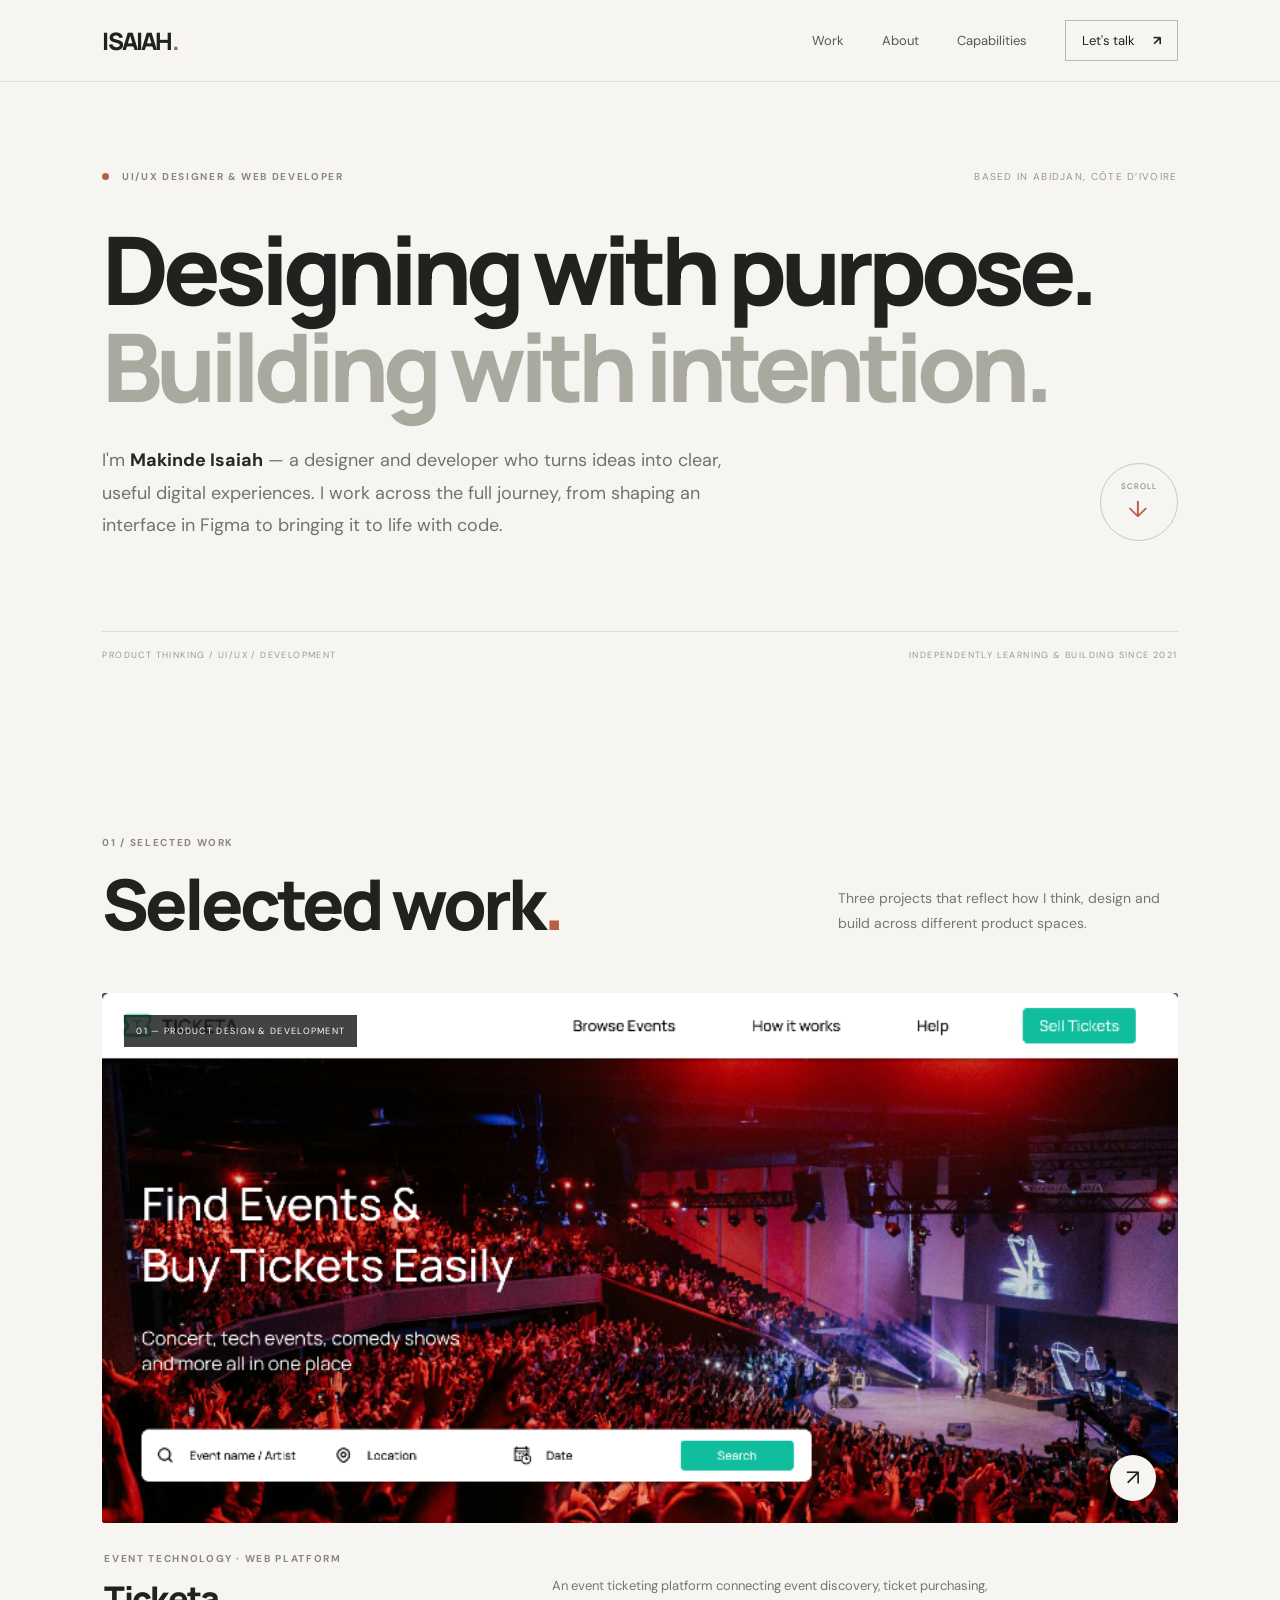
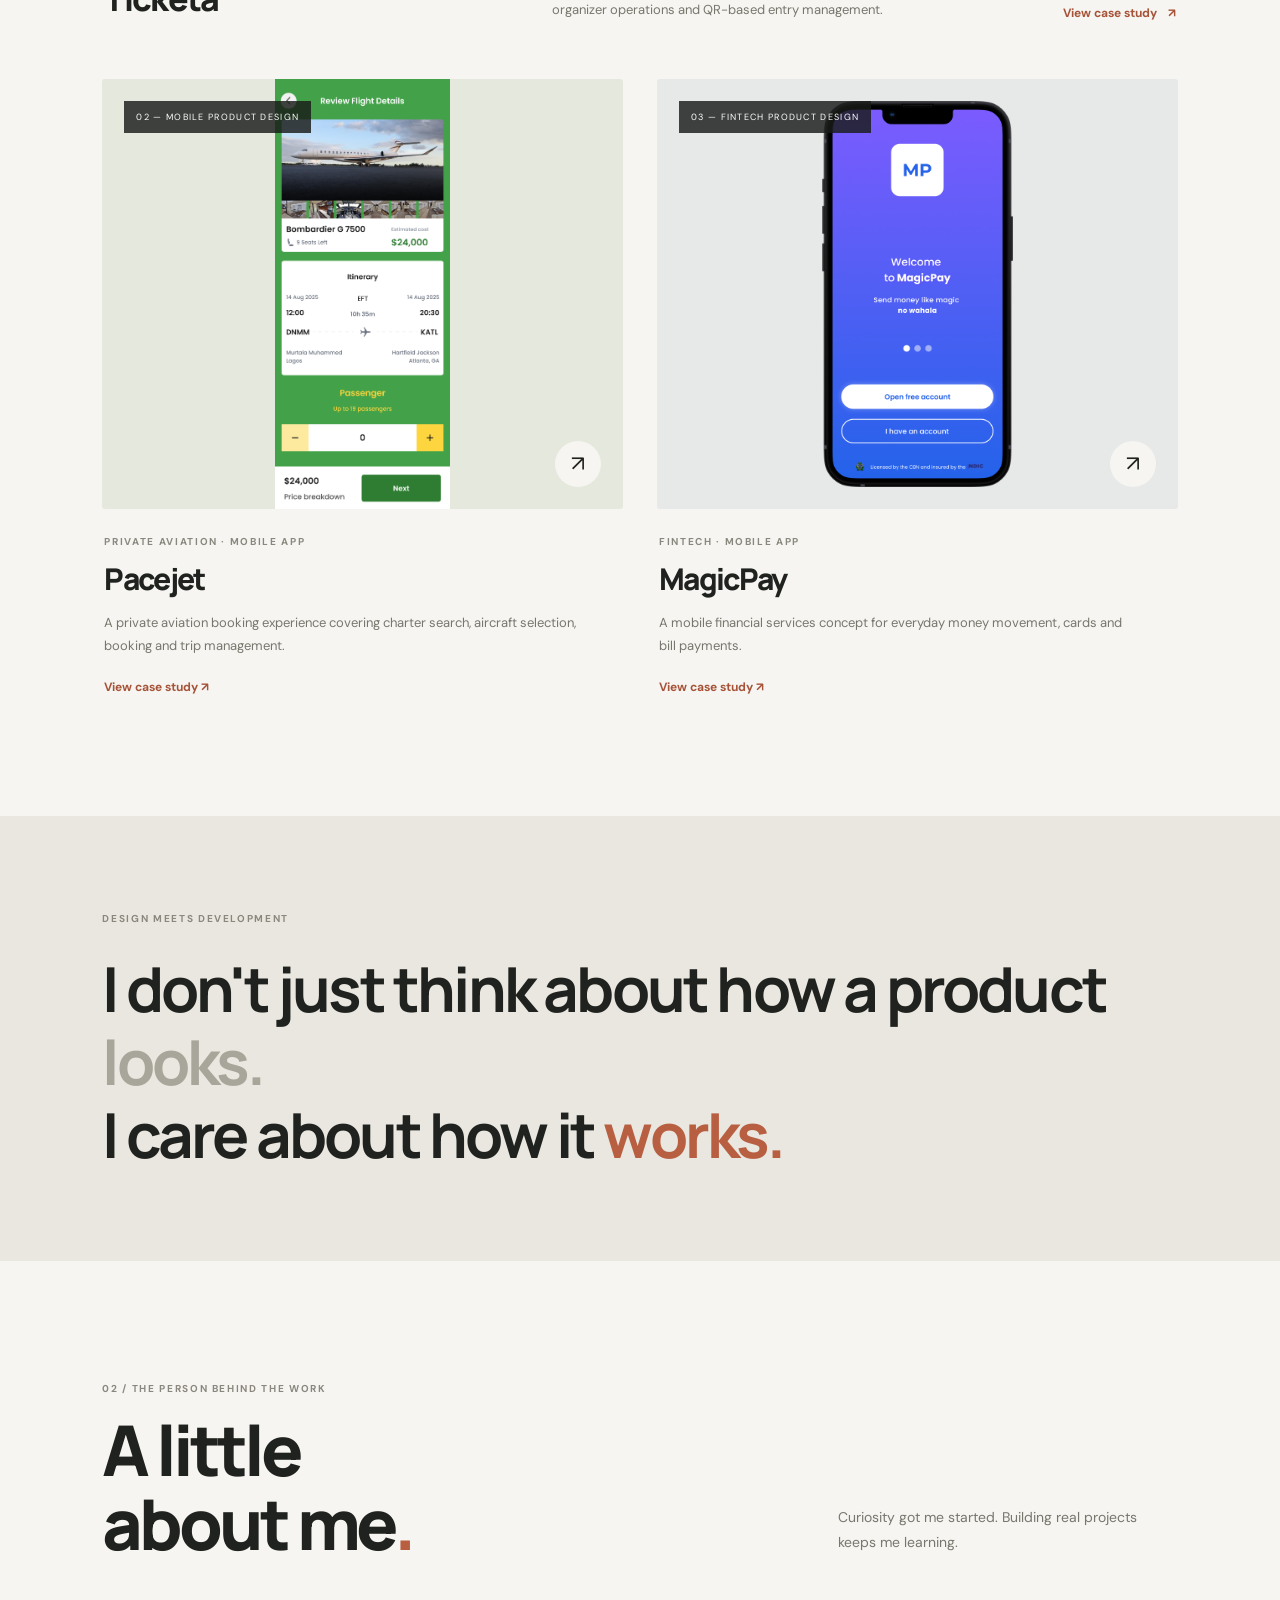
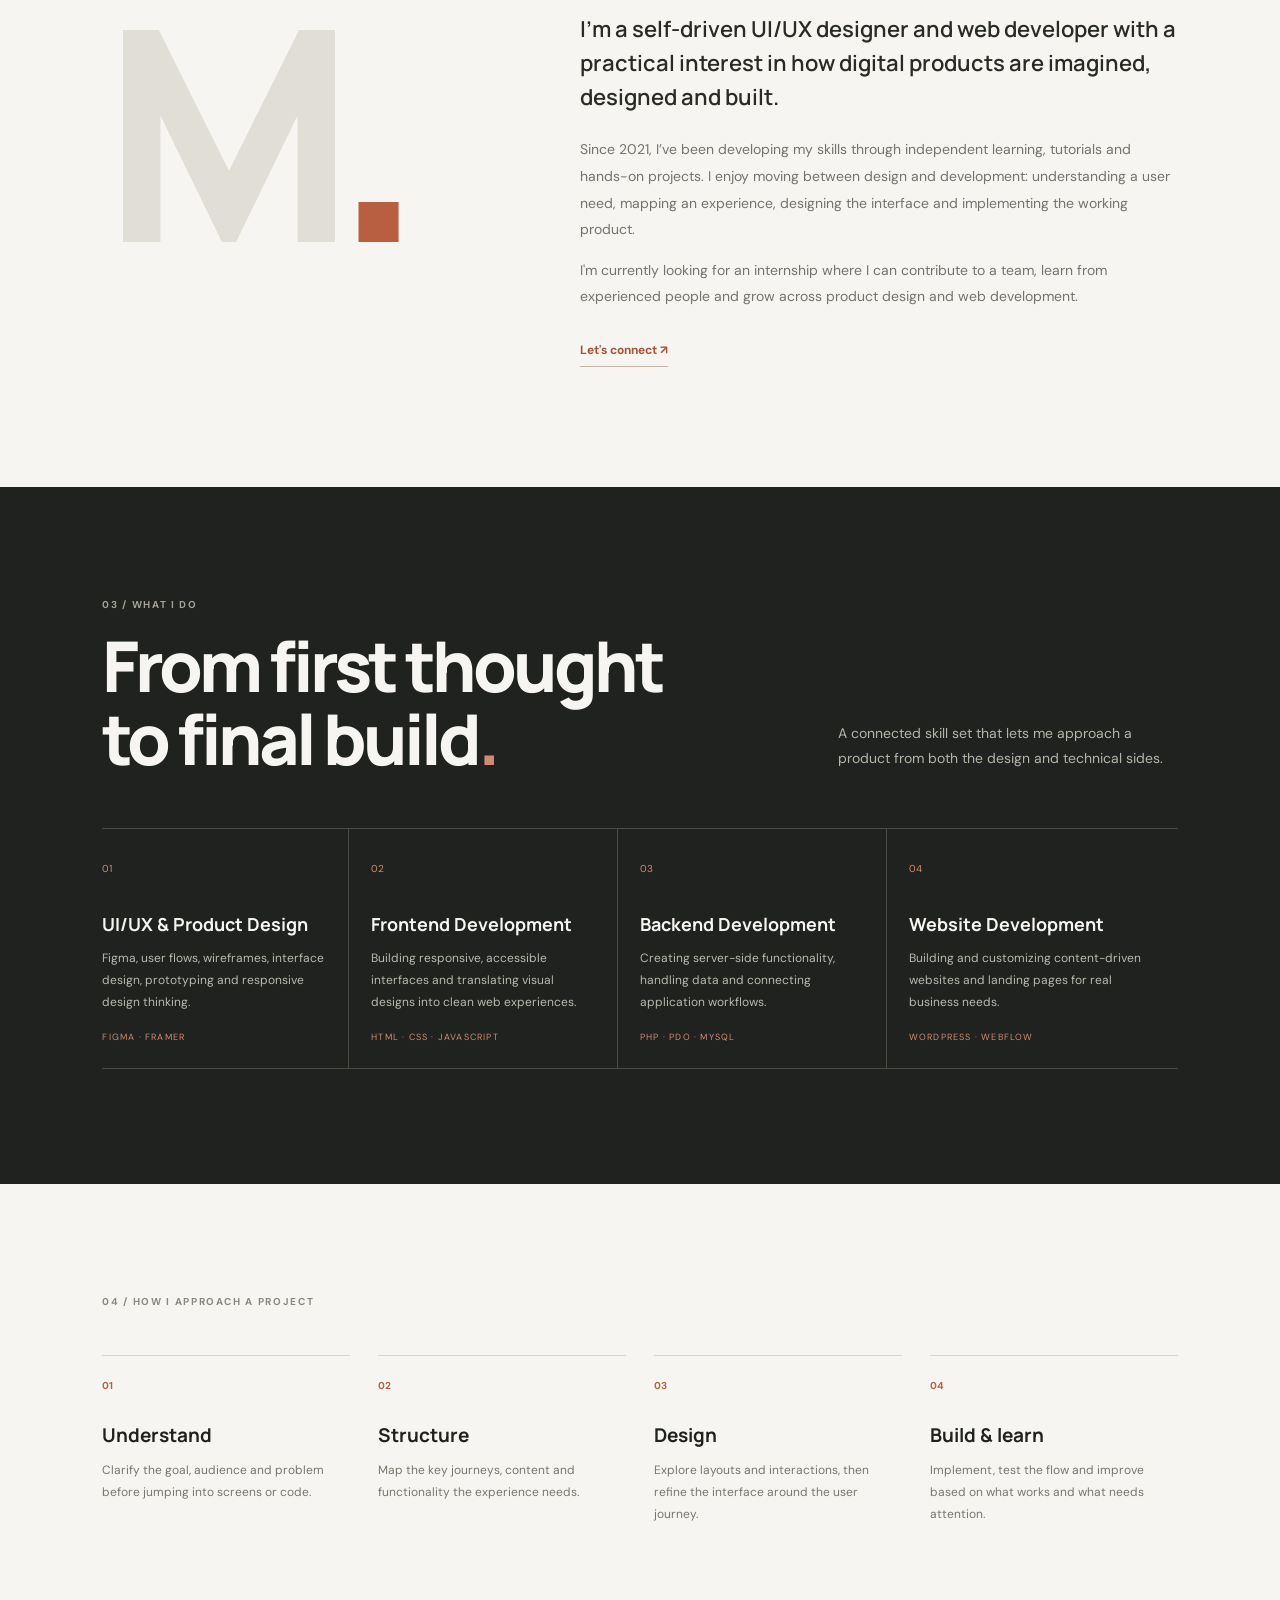
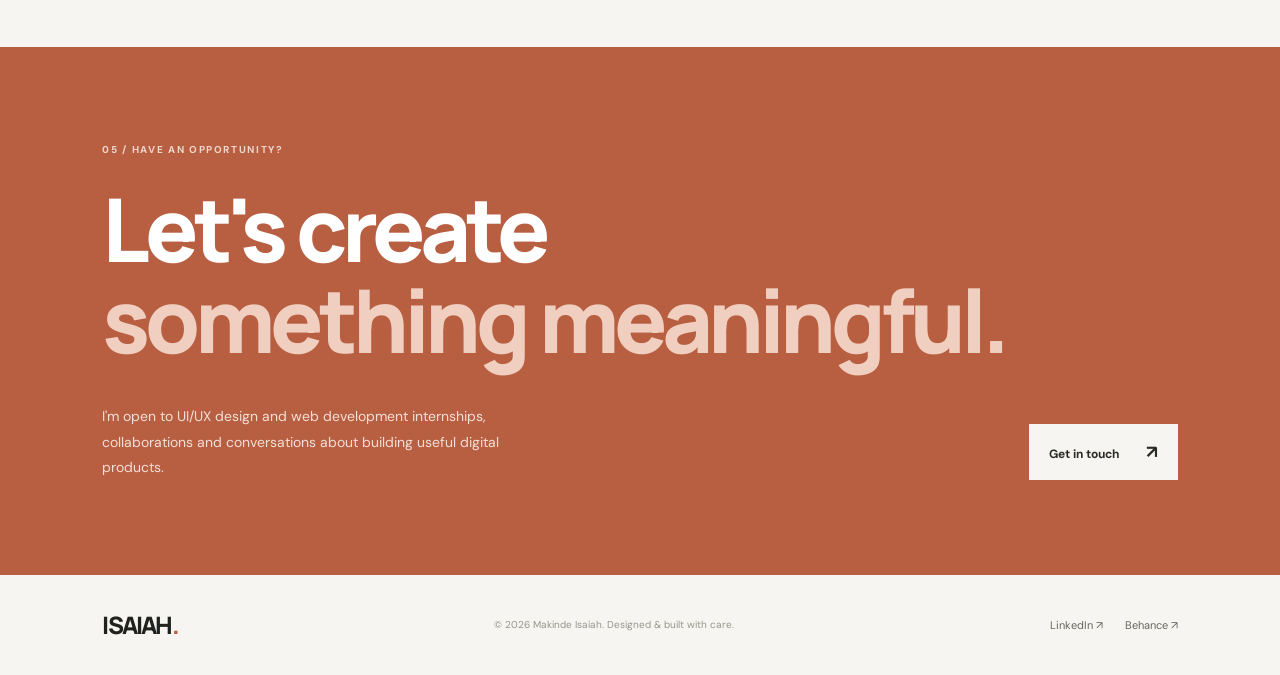
<file: index.html>
<!doctype html>
<html lang="en">
<head>
<meta charset="utf-8"><meta name="viewport" content="width=device-width, initial-scale=1">
<meta name="description" content="Makinde Isaiah — UI/UX Designer and Web Developer creating thoughtful digital experiences.">
<meta name="theme-color" content="#f6f5f1">
<title>Makinde Isaiah — UI/UX Designer & Web Developer</title>
<link rel="preconnect" href="https://fonts.googleapis.com"><link rel="preconnect" href="https://fonts.gstatic.com" crossorigin>
<link href="https://fonts.googleapis.com/css2?family=DM+Sans:wght@400;500;600;700&family=Manrope:wght@400;500;600;700;800&display=swap" rel="stylesheet">
<link rel="stylesheet" href="styles.css">
</head>
<body>
<header class="header" id="top">
  <a class="wordmark" href="#top">ISAIAH<span>.</span></a>
  <button class="menu-toggle" id="menuToggle" aria-label="Toggle navigation" aria-expanded="false">☰</button>
  <nav class="nav" id="nav"><a href="#work">Work</a><a href="#about">About</a><a href="#capabilities">Capabilities</a><a href="#contact" class="nav-contact">Let's talk <b>↗</b></a></nav>
</header>
<main>
<section class="hero wrap">
  <div class="hero-topline"><span class="eyebrow"><i></i> UI/UX DESIGNER & WEB DEVELOPER</span><span class="location">BASED IN ABIDJAN, CÔTE D’IVOIRE</span></div>
  <h1>Designing with purpose.<br><em>Building with intention.</em></h1>
  <div class="hero-bottom">
    <p class="hero-copy">I'm <strong>Makinde Isaiah</strong> — a designer and developer who turns ideas into clear, useful digital experiences. I work across the full journey, from shaping an interface in Figma to bringing it to life with code.</p>
    <a class="circle-link" href="#work" aria-label="Explore selected work">SCROLL<br><span>↓</span></a>
  </div>
  <div class="hero-foot"><span>PRODUCT THINKING / UI/UX / DEVELOPMENT</span><span>INDEPENDENTLY LEARNING & BUILDING SINCE 2021</span></div>
</section>

<section class="work wrap" id="work">
  <div class="section-intro"><div><span class="eyebrow">01 / SELECTED WORK</span><h2>Selected work<span class="accent">.</span></h2></div><p>Three projects that reflect how I think, design and build across different product spaces.</p></div>

  <article class="work-feature">
    <a class="feature-image ticketa-cover" href="projects/ticketa.html" aria-label="Explore Ticketa case study">
      <img src="assets/ticketa-attendee-homepage.png" alt="Ticketa attendee event discovery interface">
      <span class="image-index">01 — PRODUCT DESIGN & DEVELOPMENT</span><span class="image-arrow">↗</span>
    </a>
    <div class="work-caption">
      <div><span class="eyebrow">EVENT TECHNOLOGY · WEB PLATFORM</span><h3>Ticketa</h3></div>
      <p>An event ticketing platform connecting event discovery, ticket purchasing, organizer operations and QR-based entry management.</p>
      <a href="projects/ticketa.html" class="view-link">View case study <span>↗</span></a>
    </div>
  </article>

  <div class="work-pair">
    <article class="work-card">
      <a class="card-image pacejet-cover" href="projects/pacejet.html" aria-label="Explore Pacejet case study">
        <img src="assets/pacejet-flight-review.png" alt="Pacejet private aviation booking screen">
        <span class="image-index">02 — MOBILE PRODUCT DESIGN</span><span class="image-arrow">↗</span>
      </a>
      <div class="card-caption"><span class="eyebrow">PRIVATE AVIATION · MOBILE APP</span><h3>Pacejet</h3><p>A private aviation booking experience covering charter search, aircraft selection, booking and trip management.</p><a href="projects/pacejet.html" class="view-link">View case study ↗</a></div>
    </article>
    <article class="work-card">
      <a class="card-image magic-cover" href="projects/magicpay.html" aria-label="Explore MagicPay case study">
        <img src="assets/magicpay-welcome.png" alt="Original MagicPay mobile app screen">
        <span class="image-index">03 — FINTECH PRODUCT DESIGN</span><span class="image-arrow">↗</span>
      </a>
      <div class="card-caption"><span class="eyebrow">FINTECH · MOBILE APP</span><h3>MagicPay</h3><p>A mobile financial services concept for everyday money movement, cards and bill payments.</p><a href="projects/magicpay.html" class="view-link">View case study ↗</a></div>
    </article>
  </div>
</section>

<section class="statement">
  <div class="wrap statement-inner"><span class="eyebrow">DESIGN MEETS DEVELOPMENT</span><p>I don't just think about how a product <em>looks.</em><br>I care about how it <strong>works.</strong></p></div>
</section>

<section class="about wrap" id="about">
  <div class="section-intro"><div><span class="eyebrow">02 / THE PERSON BEHIND THE WORK</span><h2>A little<br>about me<span class="accent">.</span></h2></div><p>Curiosity got me started. Building real projects keeps me learning.</p></div>
  <div class="about-grid">
    <div class="about-mark">M<span>.</span></div>
    <div class="about-copy">
      <p class="lead">I’m a self-driven UI/UX designer and web developer with a practical interest in how digital products are imagined, designed and built.</p>
      <p>Since 2021, I’ve been developing my skills through independent learning, tutorials and hands-on projects. I enjoy moving between design and development: understanding a user need, mapping an experience, designing the interface and implementing the working product.</p>
      <p>I'm currently looking for an internship where I can contribute to a team, learn from experienced people and grow across product design and web development.</p>
      <a class="under-link" href="#contact">Let's connect <span>↗</span></a>
    </div>
  </div>
</section>

<section class="capabilities" id="capabilities">
  <div class="wrap">
    <div class="section-intro"><div><span class="eyebrow">03 / WHAT I DO</span><h2>From first thought<br>to final build<span class="accent">.</span></h2></div><p>A connected skill set that lets me approach a product from both the design and technical sides.</p></div>
    <div class="cap-grid">
      <article><span class="cap-no">01</span><h3>UI/UX & Product Design</h3><p>Figma, user flows, wireframes, interface design, prototyping and responsive design thinking.</p><div class="cap-tools">FIGMA · FRAMER</div></article>
      <article><span class="cap-no">02</span><h3>Frontend Development</h3><p>Building responsive, accessible interfaces and translating visual designs into clean web experiences.</p><div class="cap-tools">HTML · CSS · JAVASCRIPT</div></article>
      <article><span class="cap-no">03</span><h3>Backend Development</h3><p>Creating server-side functionality, handling data and connecting application workflows.</p><div class="cap-tools">PHP · PDO · MYSQL</div></article>
      <article><span class="cap-no">04</span><h3>Website Development</h3><p>Building and customizing content-driven websites and landing pages for real business needs.</p><div class="cap-tools">WORDPRESS · WEBFLOW</div></article>
    </div>
  </div>
</section>

<section class="approach wrap">
  <span class="eyebrow">04 / HOW I APPROACH A PROJECT</span>
  <div class="approach-grid">
    <div><b>01</b><h3>Understand</h3><p>Clarify the goal, audience and problem before jumping into screens or code.</p></div>
    <div><b>02</b><h3>Structure</h3><p>Map the key journeys, content and functionality the experience needs.</p></div>
    <div><b>03</b><h3>Design</h3><p>Explore layouts and interactions, then refine the interface around the user journey.</p></div>
    <div><b>04</b><h3>Build & learn</h3><p>Implement, test the flow and improve based on what works and what needs attention.</p></div>
  </div>
</section>

<section class="contact" id="contact">
  <div class="wrap contact-inner"><span class="eyebrow">05 / HAVE AN OPPORTUNITY?</span><h2>Let's create<br><em>something meaningful.</em></h2><div class="contact-bottom"><p>I'm open to UI/UX design and web development internships, collaborations and conversations about building useful digital products.</p><a class="contact-button" href="mailto:YOUR_EMAIL@example.com">Get in touch <span>↗</span></a></div></div>
</section>
</main>
<footer class="footer wrap"><a class="wordmark" href="#top">ISAIAH<span>.</span></a><small>© <span id="year"></span> Makinde Isaiah. Designed & built with care.</small><div class="social"><a href="YOUR_LINKEDIN_URL" target="_blank" rel="noreferrer">LinkedIn ↗</a><a href="YOUR_BEHANCE_URL" target="_blank" rel="noreferrer">Behance ↗</a></div></footer>
<script src="script.js"></script>
</body></html>
</file>
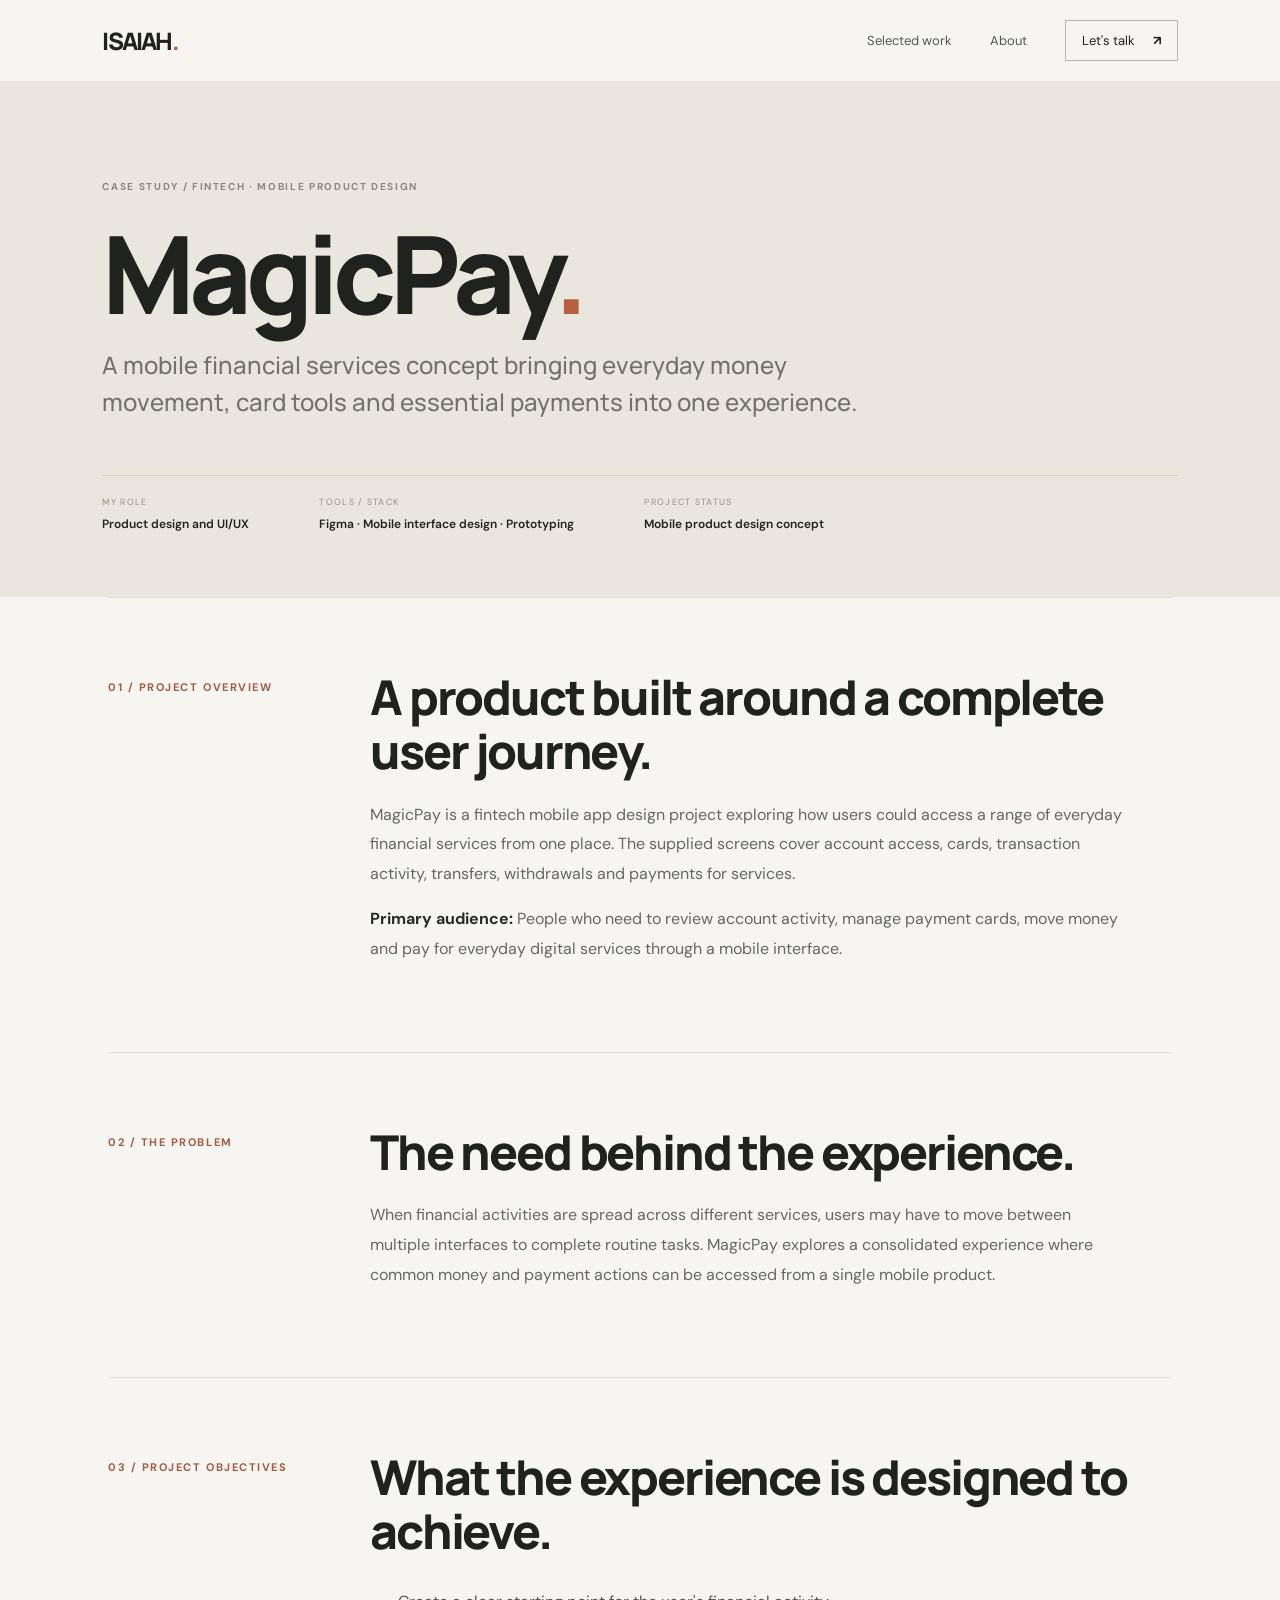
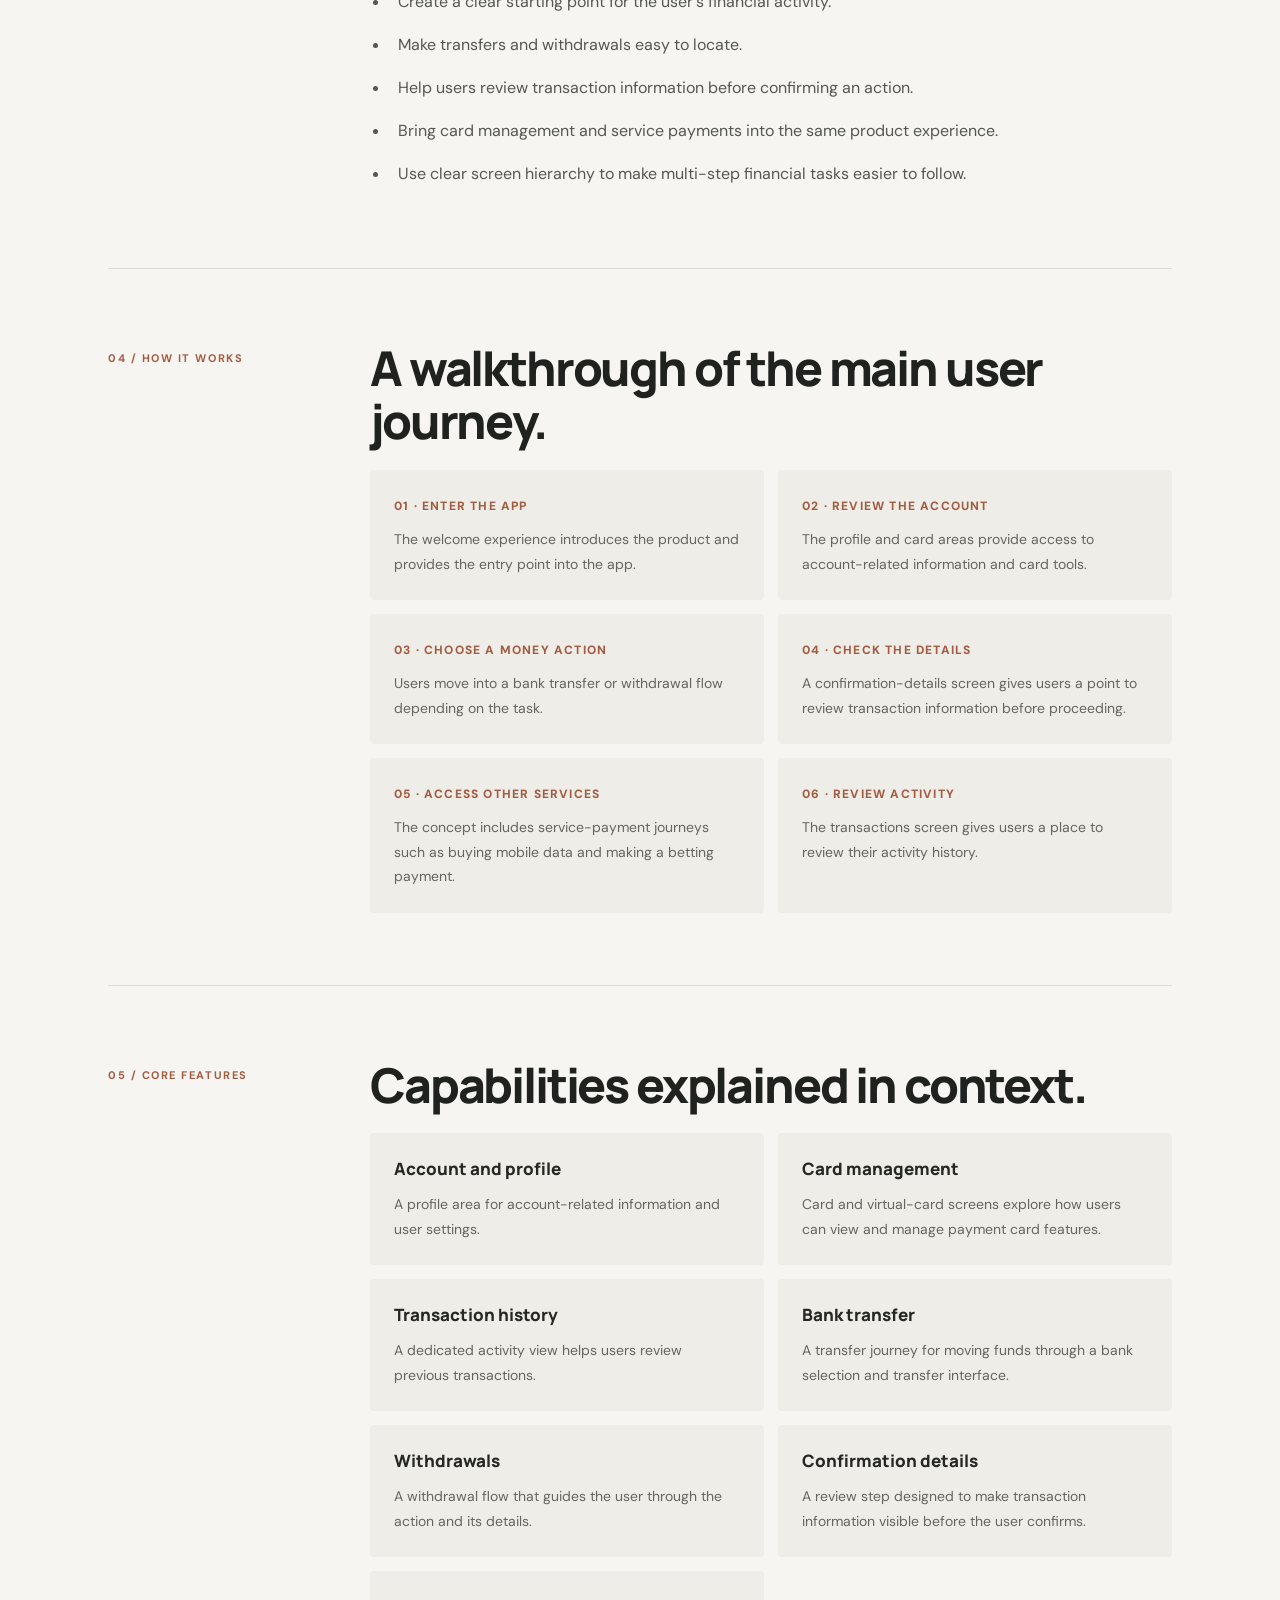
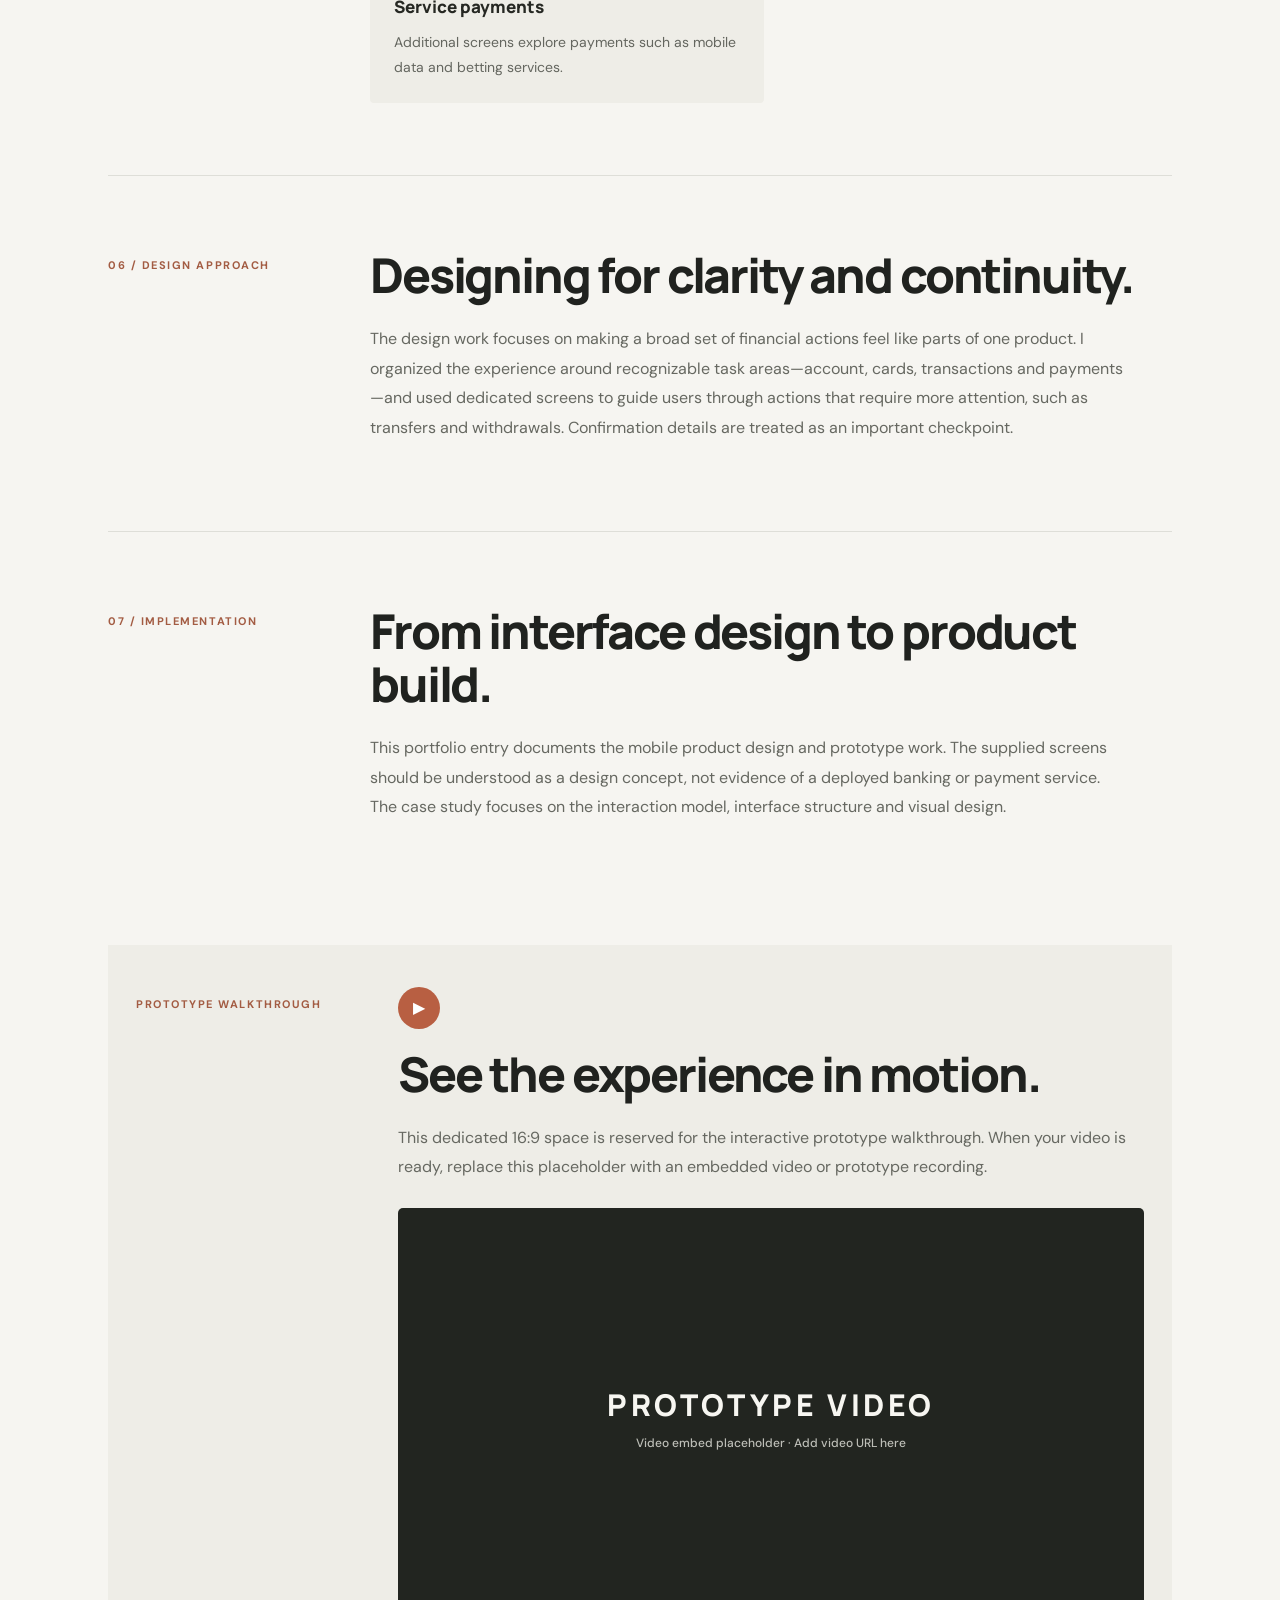
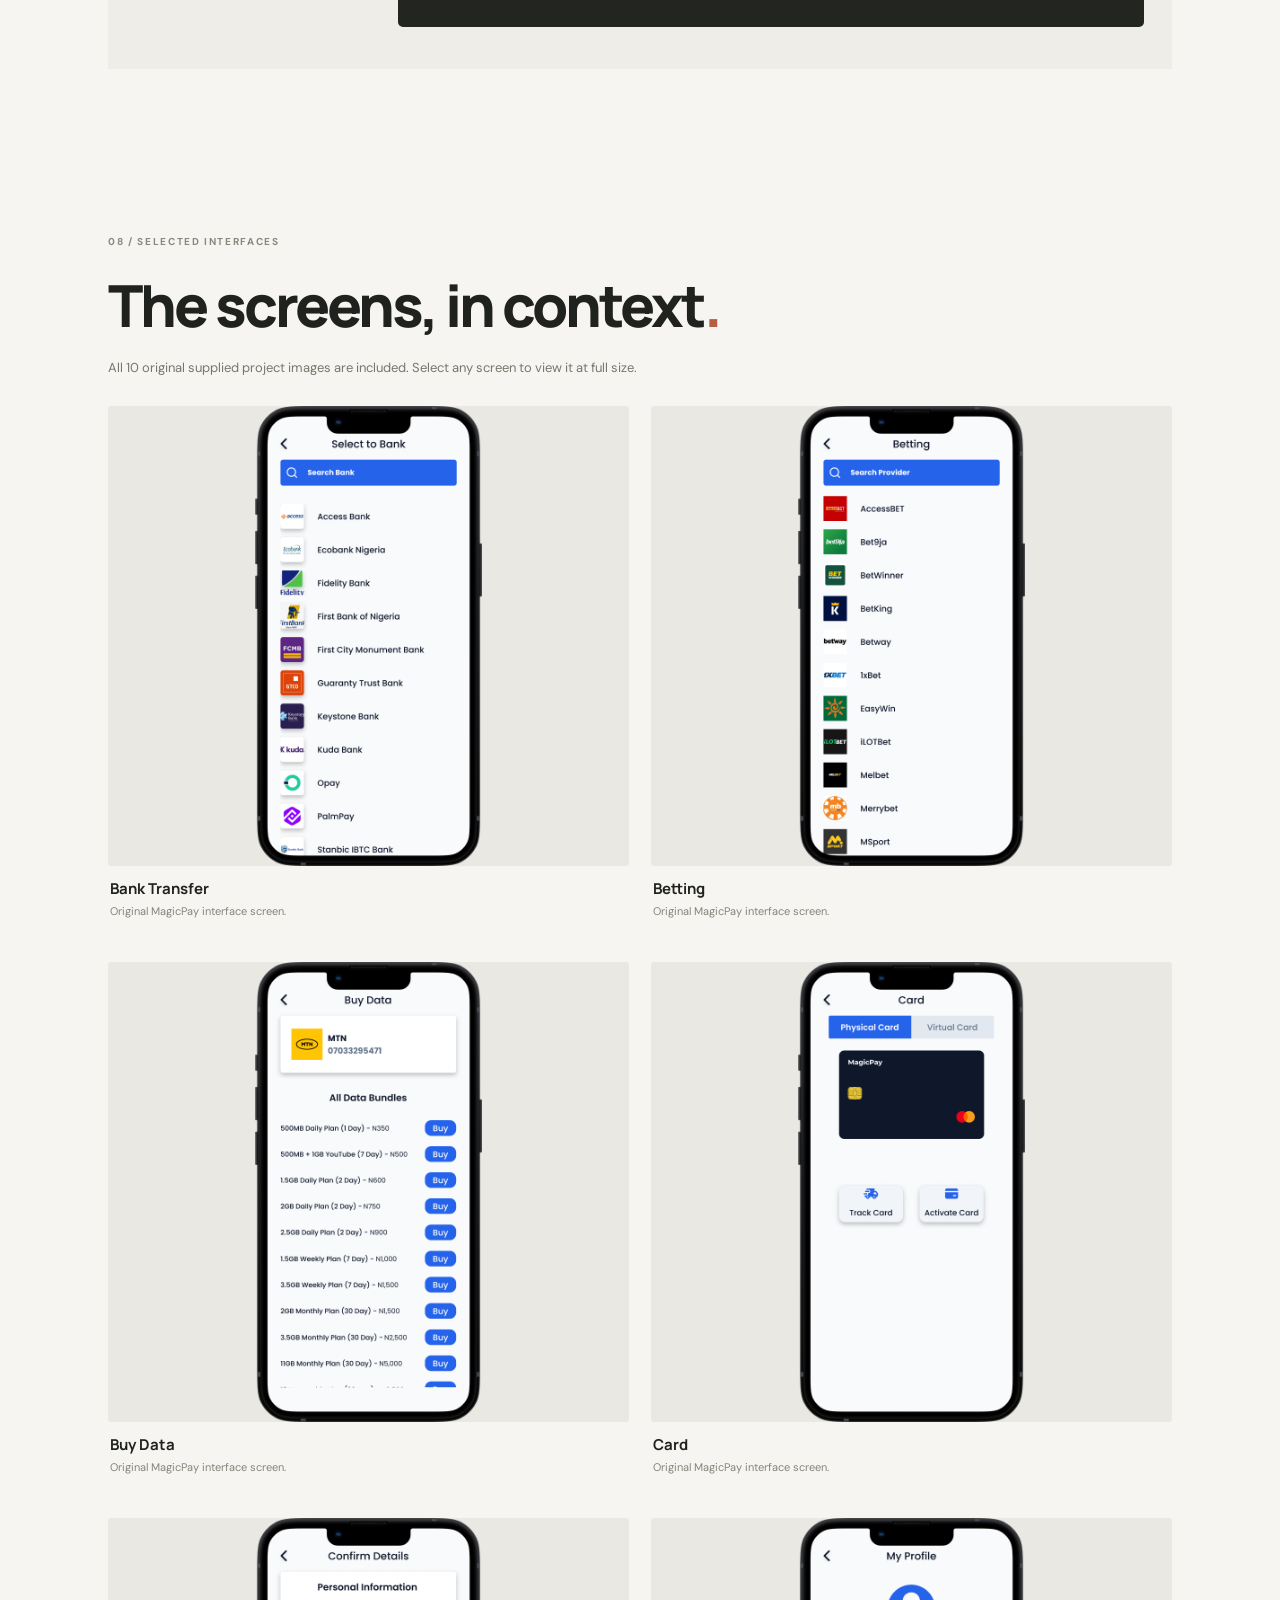
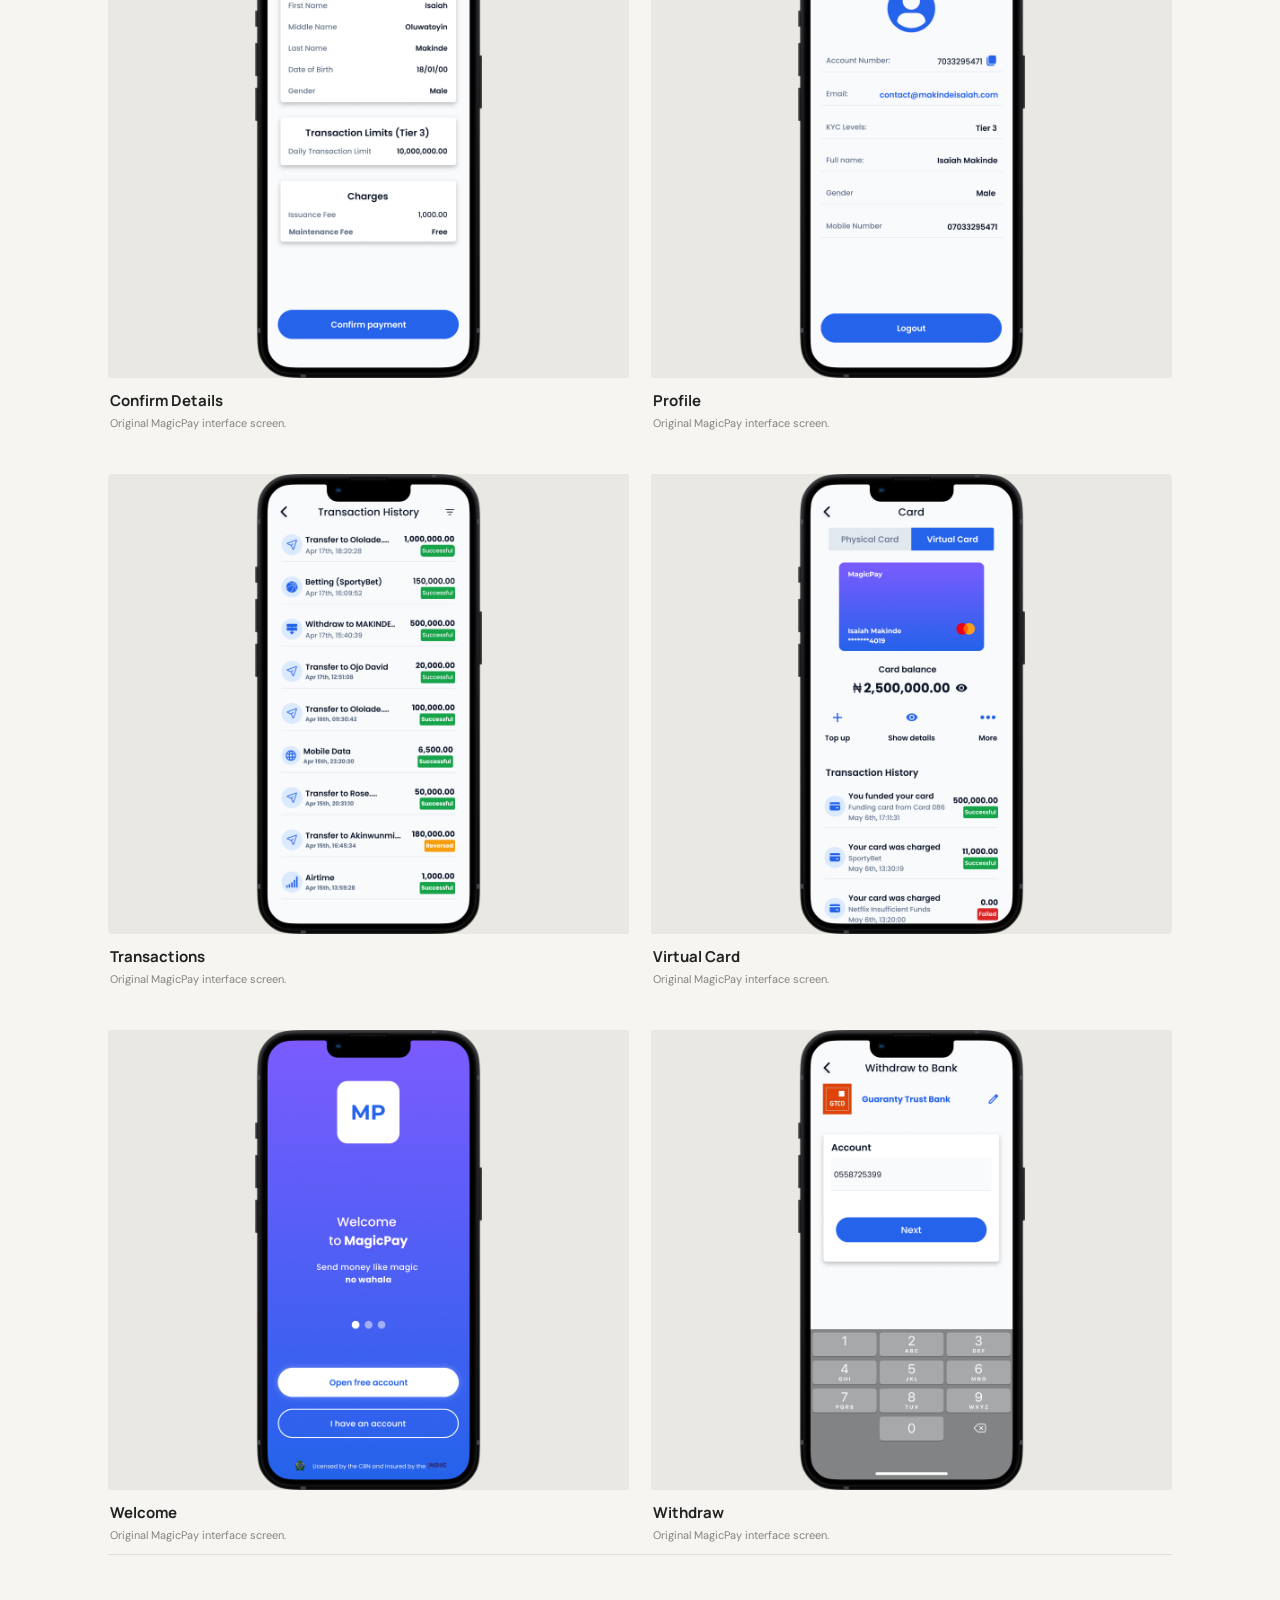
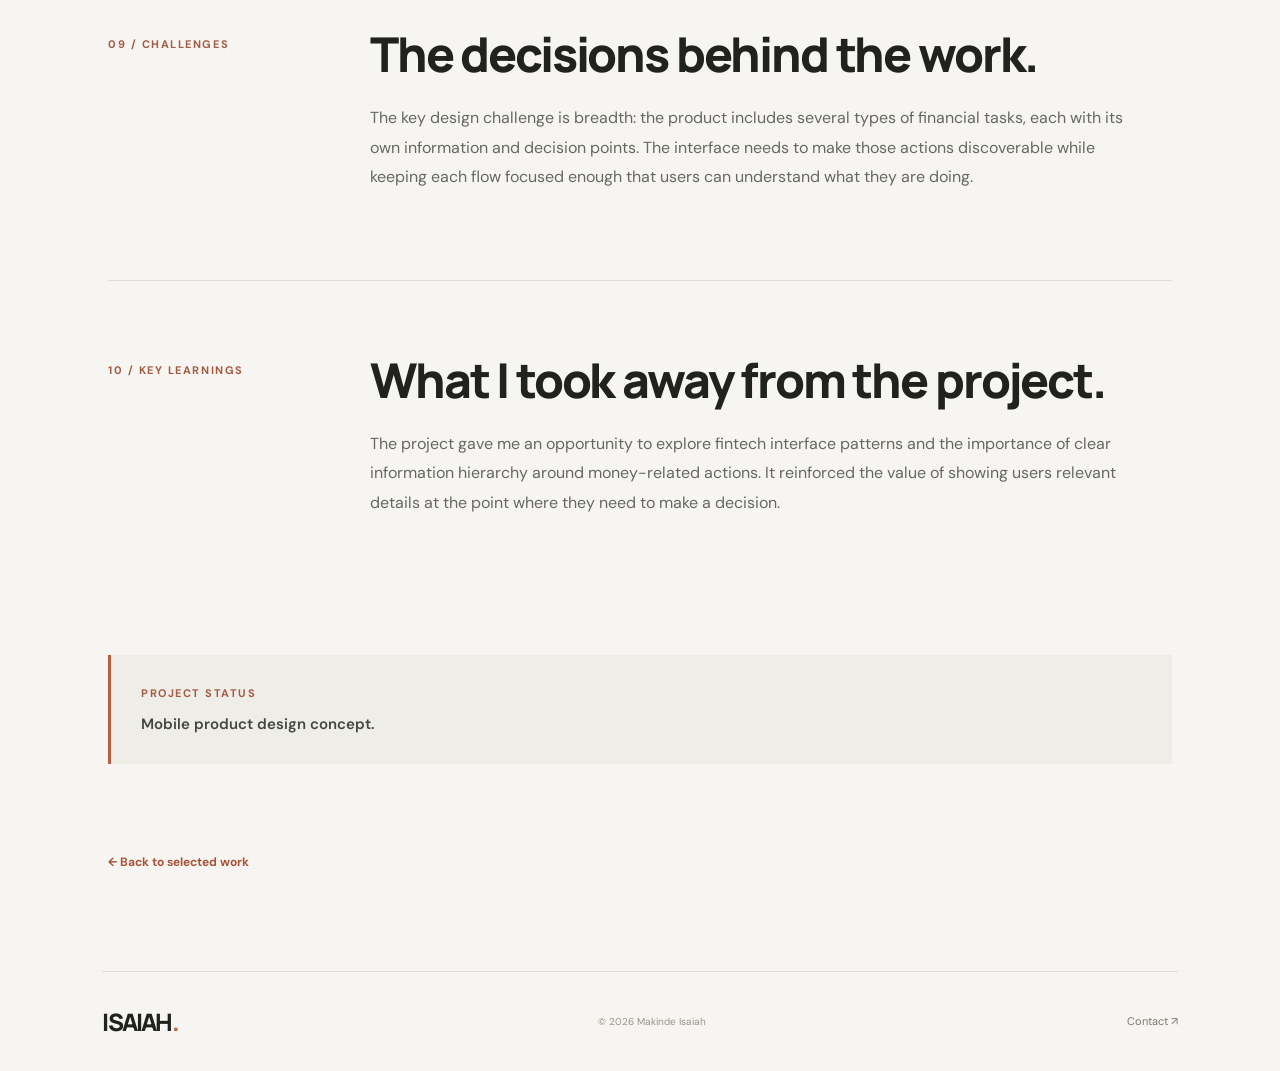
<file: projects/magicpay.html>
<!doctype html>
<html lang="en">
  <head>
    <meta charset="utf-8" />
    <meta name="viewport" content="width=device-width,initial-scale=1" />
    <title>MagicPay — Makinde Isaiah</title>
    <meta
      name="description"
      content="A mobile financial services concept bringing everyday money movement, card tools and essential payments into one experience."
    />
    <link rel="preconnect" href="https://fonts.googleapis.com" />
    <link
      href="https://fonts.googleapis.com/css2?family=DM+Sans:wght@400;500;600;700&family=Manrope:wght@400;600;700;800&display=swap"
      rel="stylesheet"
    />
    <link rel="stylesheet" href="../styles.css" />
    <link rel="stylesheet" href="case.css" />
  </head>
  <body>
    <header class="header">
      <a class="wordmark" href="../index.html">ISAIAH<span>.</span></a
      ><button
        class="menu-toggle"
        id="menuToggle"
        aria-label="Toggle navigation"
        aria-expanded="false"
      >
        ☰
      </button>
      <nav class="nav" id="nav">
        <a href="../index.html#work">Selected work</a
        ><a href="../index.html#about">About</a
        ><a href="../index.html#contact" class="nav-contact"
          >Let's talk <b>↗</b></a
        >
      </nav>
    </header>
    <main class="case-page">
      <section class="case-hero">
        <div class="case-wrap">
          <span class="eyebrow"
            >CASE STUDY / FINTECH · MOBILE PRODUCT DESIGN</span
          >
          <h1>MagicPay<span>.</span></h1>
          <p class="case-summary">
            A mobile financial services concept bringing everyday money
            movement, card tools and essential payments into one experience.
          </p>
          <div class="case-meta">
            <div><small>MY ROLE</small><b>Product design and UI/UX</b></div>
            <div>
              <small>TOOLS / STACK</small
              ><b>Figma · Mobile interface design · Prototyping</b>
            </div>
            <div>
              <small>PROJECT STATUS</small><b>Mobile product design concept</b>
            </div>
          </div>
        </div>
      </section>
      <div class="case-detail-wrap">
        <section class="detail-section">
          <div class="detail-label">01 / PROJECT OVERVIEW</div>
          <div class="detail-content">
            <h2>A product built around a complete user journey.</h2>
            <p>
              MagicPay is a fintech mobile app design project exploring how
              users could access a range of everyday financial services from one
              place. The supplied screens cover account access, cards,
              transaction activity, transfers, withdrawals and payments for
              services.
            </p>
            <p>
              <strong>Primary audience:</strong> People who need to review
              account activity, manage payment cards, move money and pay for
              everyday digital services through a mobile interface.
            </p>
          </div>
        </section>
        <section class="detail-section">
          <div class="detail-label">02 / THE PROBLEM</div>
          <div class="detail-content">
            <h2>The need behind the experience.</h2>
            <p>
              When financial activities are spread across different services,
              users may have to move between multiple interfaces to complete
              routine tasks. MagicPay explores a consolidated experience where
              common money and payment actions can be accessed from a single
              mobile product.
            </p>
          </div>
        </section>
        <section class="detail-section">
          <div class="detail-label">03 / PROJECT OBJECTIVES</div>
          <div class="detail-content">
            <h2>What the experience is designed to achieve.</h2>
            <ul class="detail-list">
              <li>
                Create a clear starting point for the user&#x27;s financial
                activity.
              </li>
              <li>Make transfers and withdrawals easy to locate.</li>
              <li>
                Help users review transaction information before confirming an
                action.
              </li>
              <li>
                Bring card management and service payments into the same product
                experience.
              </li>
              <li>
                Use clear screen hierarchy to make multi-step financial tasks
                easier to follow.
              </li>
            </ul>
          </div>
        </section>
        <section class="detail-section">
          <div class="detail-label">04 / HOW IT WORKS</div>
          <div class="detail-content">
            <h2>A walkthrough of the main user journey.</h2>
            <div class="journey-list">
              <article>
                <span>01 · Enter the app</span>
                <p>
                  The welcome experience introduces the product and provides the
                  entry point into the app.
                </p>
              </article>
              <article>
                <span>02 · Review the account</span>
                <p>
                  The profile and card areas provide access to account-related
                  information and card tools.
                </p>
              </article>
              <article>
                <span>03 · Choose a money action</span>
                <p>
                  Users move into a bank transfer or withdrawal flow depending
                  on the task.
                </p>
              </article>
              <article>
                <span>04 · Check the details</span>
                <p>
                  A confirmation-details screen gives users a point to review
                  transaction information before proceeding.
                </p>
              </article>
              <article>
                <span>05 · Access other services</span>
                <p>
                  The concept includes service-payment journeys such as buying
                  mobile data and making a betting payment.
                </p>
              </article>
              <article>
                <span>06 · Review activity</span>
                <p>
                  The transactions screen gives users a place to review their
                  activity history.
                </p>
              </article>
            </div>
          </div>
        </section>
        <section class="detail-section">
          <div class="detail-label">05 / CORE FEATURES</div>
          <div class="detail-content">
            <h2>Capabilities explained in context.</h2>
            <div class="feature-grid">
              <article>
                <h3>Account and profile</h3>
                <p>
                  A profile area for account-related information and user
                  settings.
                </p>
              </article>
              <article>
                <h3>Card management</h3>
                <p>
                  Card and virtual-card screens explore how users can view and
                  manage payment card features.
                </p>
              </article>
              <article>
                <h3>Transaction history</h3>
                <p>
                  A dedicated activity view helps users review previous
                  transactions.
                </p>
              </article>
              <article>
                <h3>Bank transfer</h3>
                <p>
                  A transfer journey for moving funds through a bank selection
                  and transfer interface.
                </p>
              </article>
              <article>
                <h3>Withdrawals</h3>
                <p>
                  A withdrawal flow that guides the user through the action and
                  its details.
                </p>
              </article>
              <article>
                <h3>Confirmation details</h3>
                <p>
                  A review step designed to make transaction information visible
                  before the user confirms.
                </p>
              </article>
              <article>
                <h3>Service payments</h3>
                <p>
                  Additional screens explore payments such as mobile data and
                  betting services.
                </p>
              </article>
            </div>
          </div>
        </section>
        <section class="detail-section">
          <div class="detail-label">06 / DESIGN APPROACH</div>
          <div class="detail-content">
            <h2>Designing for clarity and continuity.</h2>
            <p>
              The design work focuses on making a broad set of financial actions
              feel like parts of one product. I organized the experience around
              recognizable task areas—account, cards, transactions and
              payments—and used dedicated screens to guide users through actions
              that require more attention, such as transfers and withdrawals.
              Confirmation details are treated as an important checkpoint.
            </p>
          </div>
        </section>
        <section class="detail-section">
          <div class="detail-label">07 / IMPLEMENTATION</div>
          <div class="detail-content">
            <h2>From interface design to product build.</h2>
            <p>
              This portfolio entry documents the mobile product design and
              prototype work. The supplied screens should be understood as a
              design concept, not evidence of a deployed banking or payment
              service. The case study focuses on the interaction model,
              interface structure and visual design.
            </p>
          </div>
        </section>
        <section class="media-placeholder">
          <div class="detail-label">PROTOTYPE WALKTHROUGH</div>
          <div>
            <span class="media-icon">▶</span>
            <h2>See the experience in motion.</h2>
            <p>
              This dedicated 16:9 space is reserved for the interactive
              prototype walkthrough. When your video is ready, replace this
              placeholder with an embedded video or prototype recording.
            </p>
            <div class="video-frame">
              <div class="video-frame-inner">
                <span>PROTOTYPE VIDEO</span
                ><small>Video embed placeholder · Add video URL here</small>
              </div>
            </div>
          </div>
        </section>
        <section class="gallery-heading">
          <span class="eyebrow">08 / SELECTED INTERFACES</span>
          <h2>The screens, in context<span>.</span></h2>
          <p>
            All 10 original supplied project images are included. Select any
            screen to view it at full size.
          </p>
        </section>
        <div class="screen-gallery">
          <figure class="screen-card">
            <a
              href="../assets/magicpay-bank-transfer.png"
              target="_blank"
              rel="noreferrer"
              ><img
                src="../assets/magicpay-bank-transfer.png"
                alt="Bank Transfer screen"
                loading="lazy"
            /></a>
            <figcaption>
              <b>Bank Transfer</b
              ><span>Original MagicPay interface screen.</span>
            </figcaption>
          </figure>
          <figure class="screen-card">
            <a
              href="../assets/magicpay-betting.png"
              target="_blank"
              rel="noreferrer"
              ><img
                src="../assets/magicpay-betting.png"
                alt="Betting screen"
                loading="lazy"
            /></a>
            <figcaption>
              <b>Betting</b><span>Original MagicPay interface screen.</span>
            </figcaption>
          </figure>
          <figure class="screen-card">
            <a
              href="../assets/magicpay-buy-data.png"
              target="_blank"
              rel="noreferrer"
              ><img
                src="../assets/magicpay-buy-data.png"
                alt="Buy Data screen"
                loading="lazy"
            /></a>
            <figcaption>
              <b>Buy Data</b><span>Original MagicPay interface screen.</span>
            </figcaption>
          </figure>
          <figure class="screen-card">
            <a
              href="../assets/magicpay-card.png"
              target="_blank"
              rel="noreferrer"
              ><img
                src="../assets/magicpay-card.png"
                alt="Card screen"
                loading="lazy"
            /></a>
            <figcaption>
              <b>Card</b><span>Original MagicPay interface screen.</span>
            </figcaption>
          </figure>
          <figure class="screen-card">
            <a
              href="../assets/magicpay-confirm-details.png"
              target="_blank"
              rel="noreferrer"
              ><img
                src="../assets/magicpay-confirm-details.png"
                alt="Confirm Details screen"
                loading="lazy"
            /></a>
            <figcaption>
              <b>Confirm Details</b
              ><span>Original MagicPay interface screen.</span>
            </figcaption>
          </figure>
          <figure class="screen-card">
            <a
              href="../assets/magicpay-profile.png"
              target="_blank"
              rel="noreferrer"
              ><img
                src="../assets/magicpay-profile.png"
                alt="Profile screen"
                loading="lazy"
            /></a>
            <figcaption>
              <b>Profile</b><span>Original MagicPay interface screen.</span>
            </figcaption>
          </figure>
          <figure class="screen-card">
            <a
              href="../assets/magicpay-transactions.png"
              target="_blank"
              rel="noreferrer"
              ><img
                src="../assets/magicpay-transactions.png"
                alt="Transactions screen"
                loading="lazy"
            /></a>
            <figcaption>
              <b>Transactions</b
              ><span>Original MagicPay interface screen.</span>
            </figcaption>
          </figure>
          <figure class="screen-card">
            <a
              href="../assets/magicpay-virtual-card.png"
              target="_blank"
              rel="noreferrer"
              ><img
                src="../assets/magicpay-virtual-card.png"
                alt="Virtual Card screen"
                loading="lazy"
            /></a>
            <figcaption>
              <b>Virtual Card</b
              ><span>Original MagicPay interface screen.</span>
            </figcaption>
          </figure>
          <figure class="screen-card">
            <a
              href="../assets/magicpay-welcome.png"
              target="_blank"
              rel="noreferrer"
              ><img
                src="../assets/magicpay-welcome.png"
                alt="Welcome screen"
                loading="lazy"
            /></a>
            <figcaption>
              <b>Welcome</b><span>Original MagicPay interface screen.</span>
            </figcaption>
          </figure>
          <figure class="screen-card">
            <a
              href="../assets/magicpay-withdraw.png"
              target="_blank"
              rel="noreferrer"
              ><img
                src="../assets/magicpay-withdraw.png"
                alt="Withdraw screen"
                loading="lazy"
            /></a>
            <figcaption>
              <b>Withdraw</b><span>Original MagicPay interface screen.</span>
            </figcaption>
          </figure>
        </div>
        <section class="detail-section">
          <div class="detail-label">09 / CHALLENGES</div>
          <div class="detail-content">
            <h2>The decisions behind the work.</h2>
            <p>
              The key design challenge is breadth: the product includes several
              types of financial tasks, each with its own information and
              decision points. The interface needs to make those actions
              discoverable while keeping each flow focused enough that users can
              understand what they are doing.
            </p>
          </div>
        </section>
        <section class="detail-section">
          <div class="detail-label">10 / KEY LEARNINGS</div>
          <div class="detail-content">
            <h2>What I took away from the project.</h2>
            <p>
              The project gave me an opportunity to explore fintech interface
              patterns and the importance of clear information hierarchy around
              money-related actions. It reinforced the value of showing users
              relevant details at the point where they need to make a decision.
            </p>
          </div>
        </section>
        <section class="status-panel">
          <span class="eyebrow">PROJECT STATUS</span>
          <p>Mobile product design concept.</p>
        </section>
        <a class="back-link" href="../index.html#work"
          >← Back to selected work</a
        >
      </div>
    </main>
    <footer class="footer case-wrap">
      <a class="wordmark" href="../index.html">ISAIAH<span>.</span></a
      ><small>© <span id="year"></span> Makinde Isaiah</small
      ><a href="../index.html#contact">Contact ↗</a>
    </footer>
    <script src="../script.js"></script>
  </body>
</html>
</file>
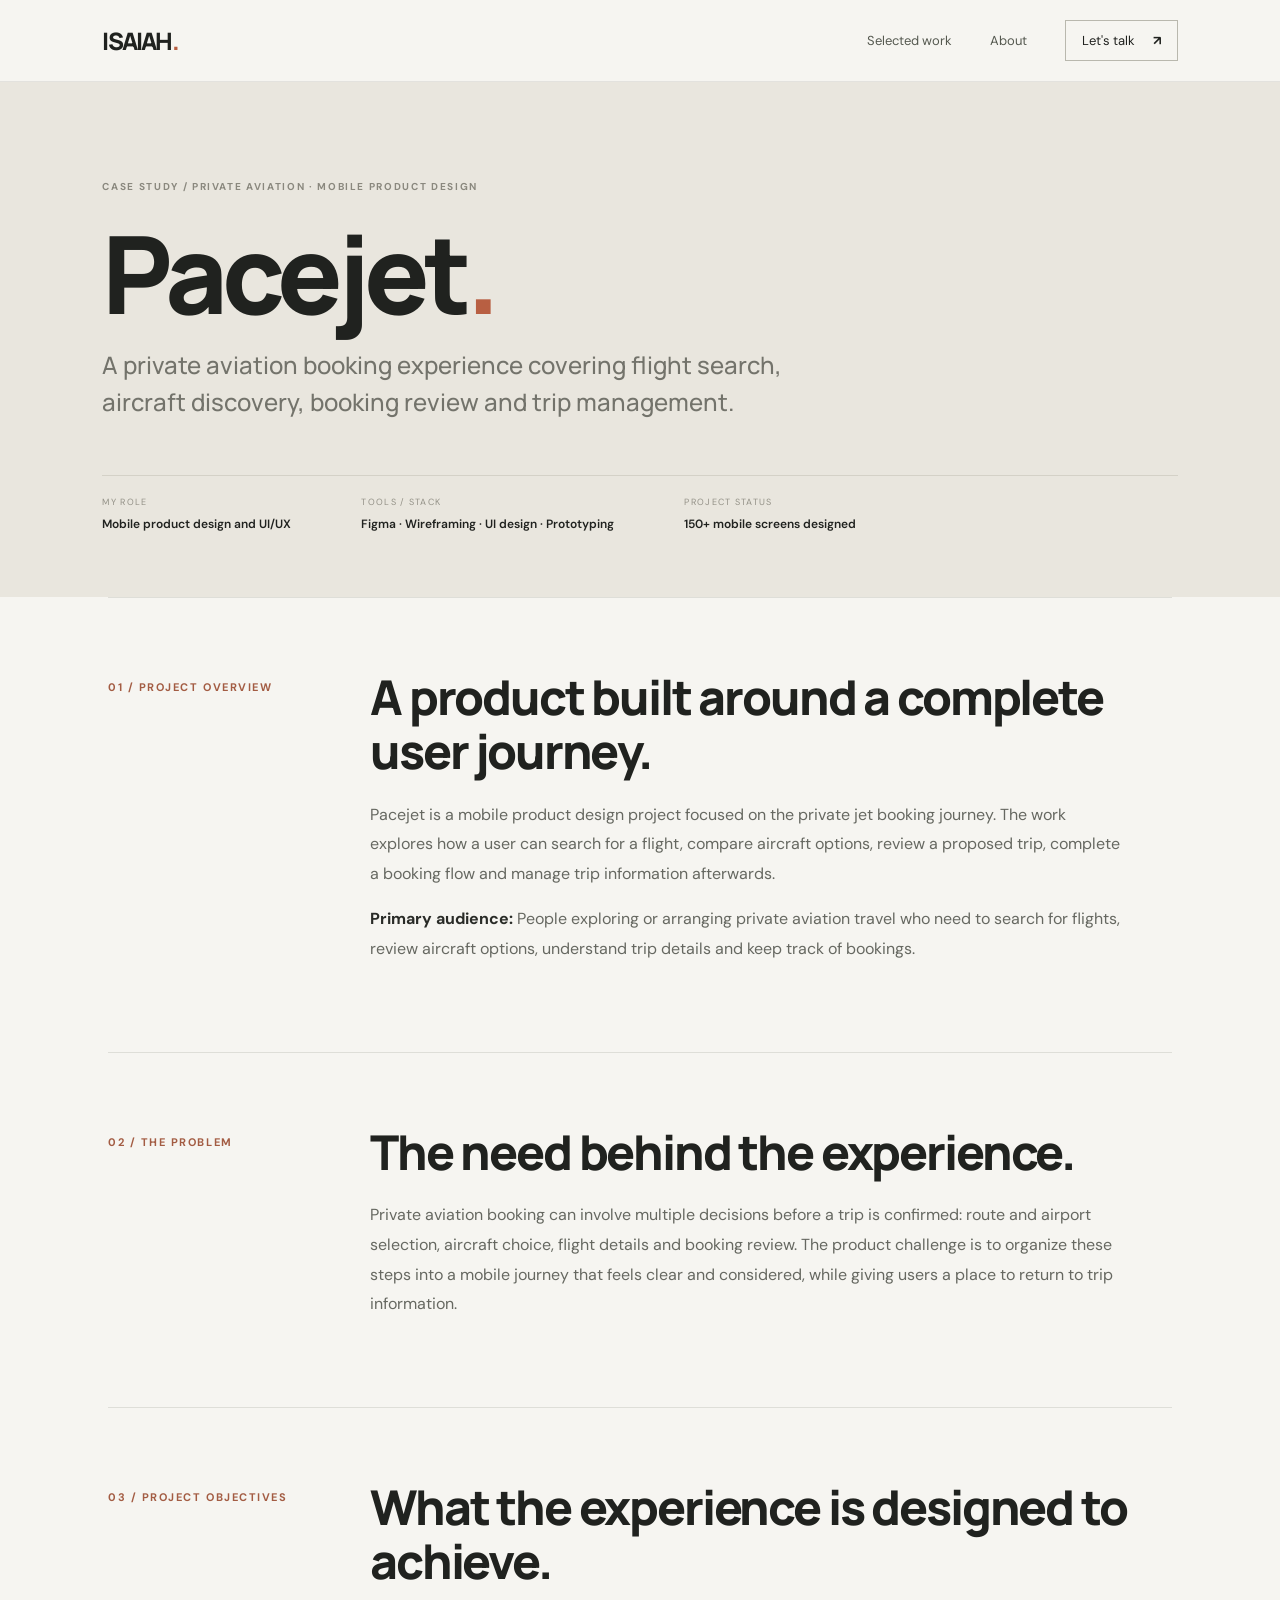
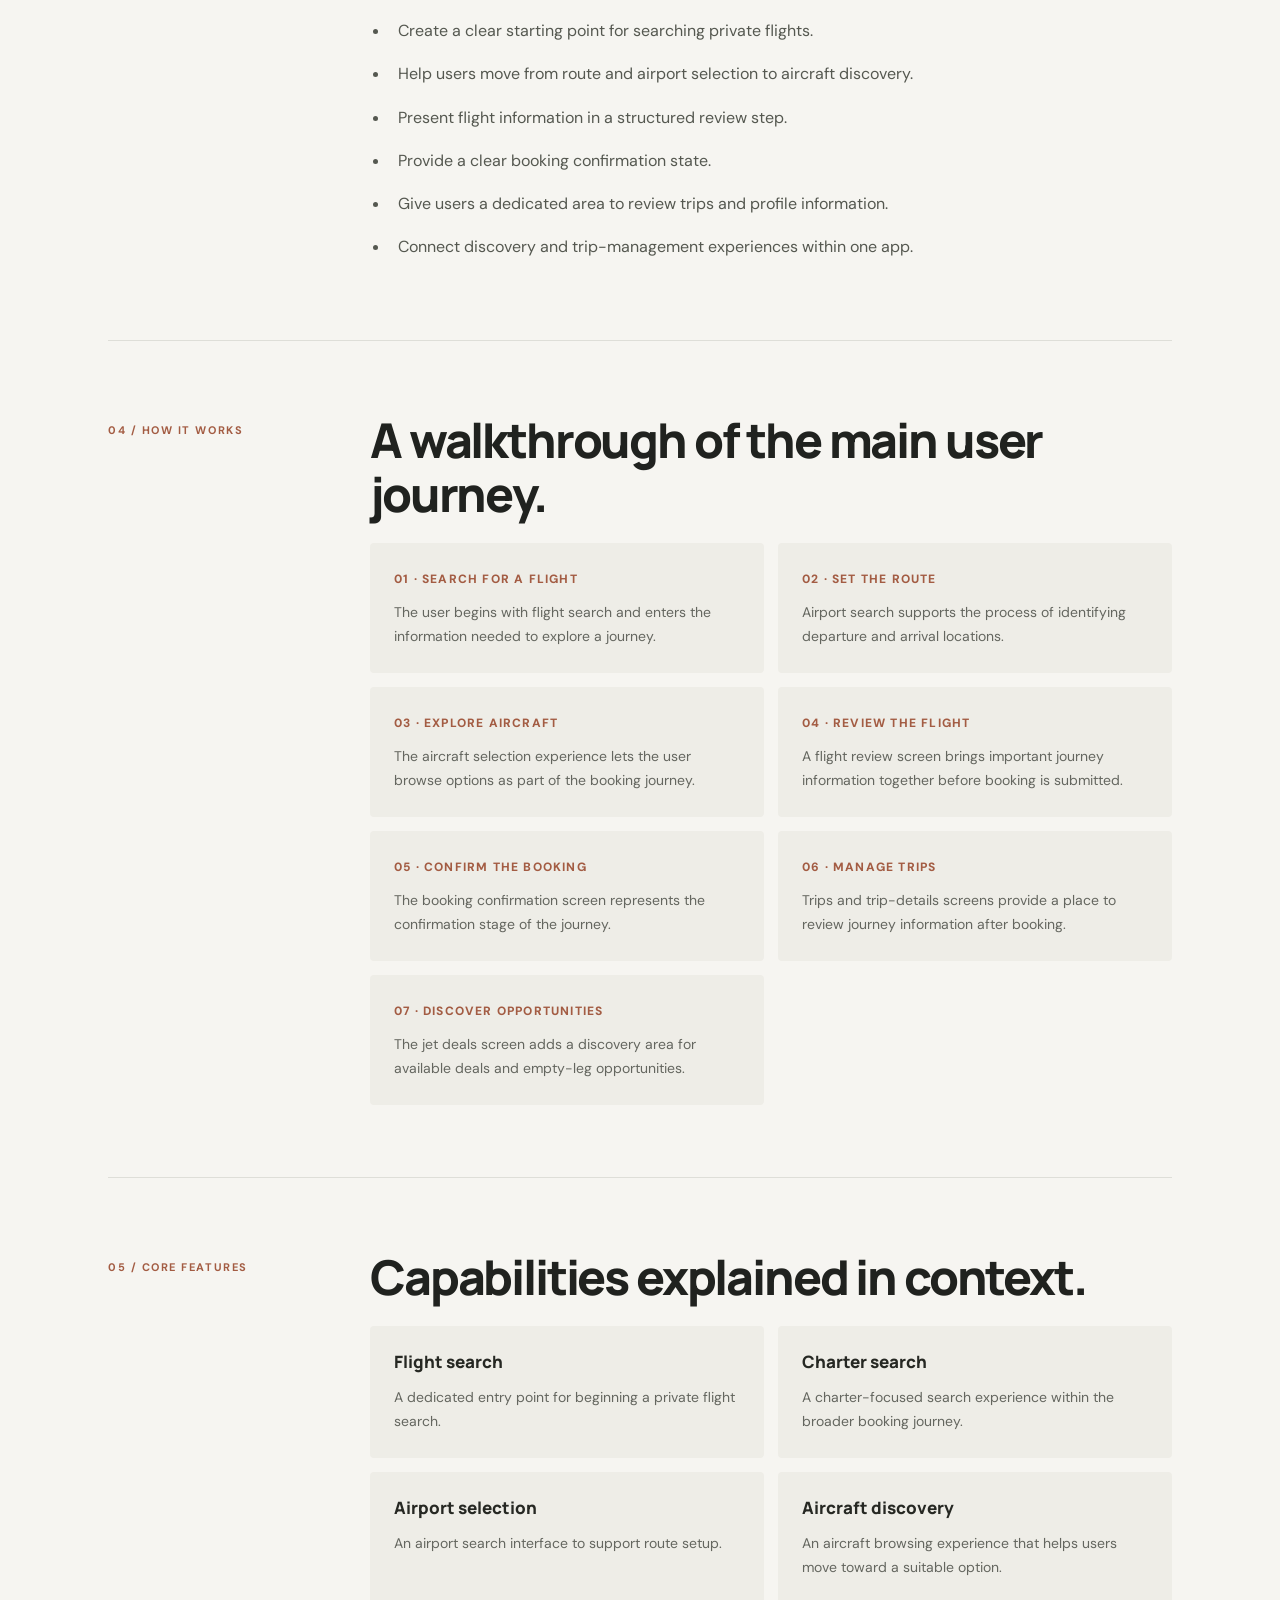
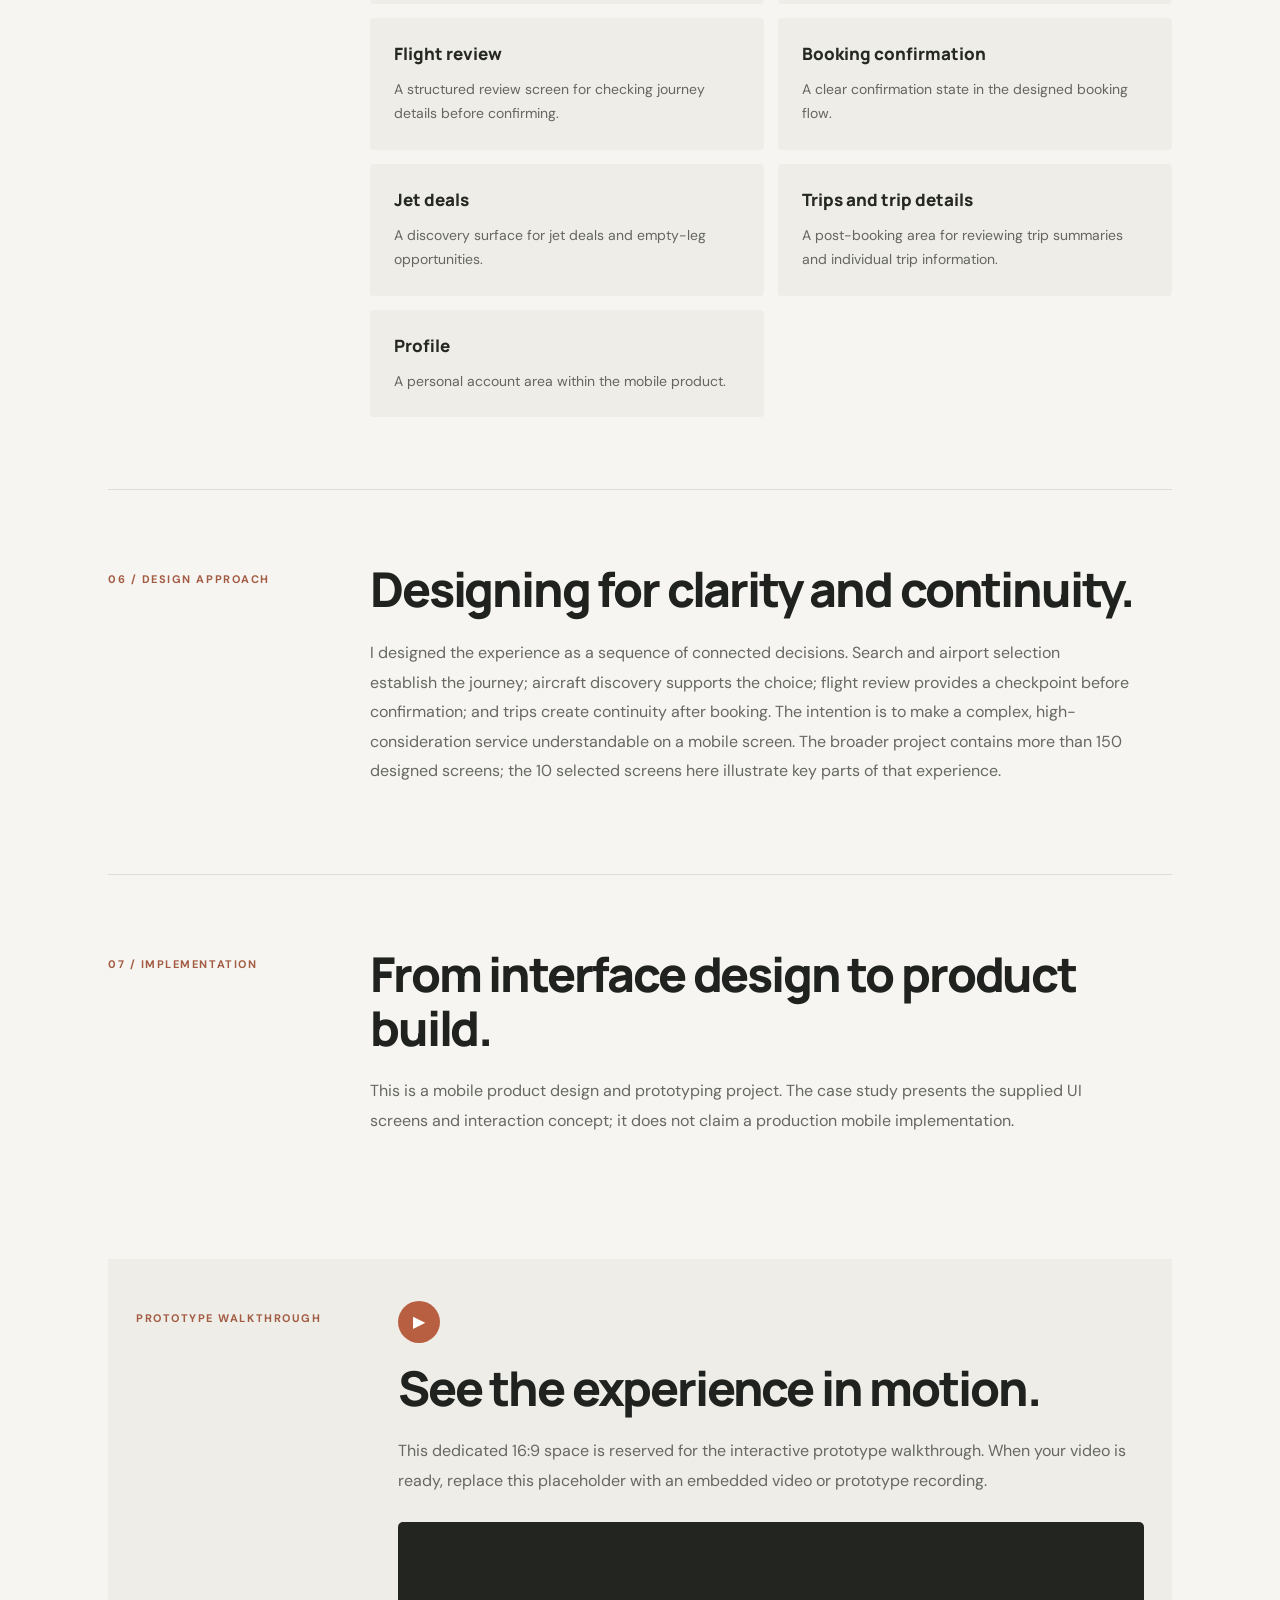
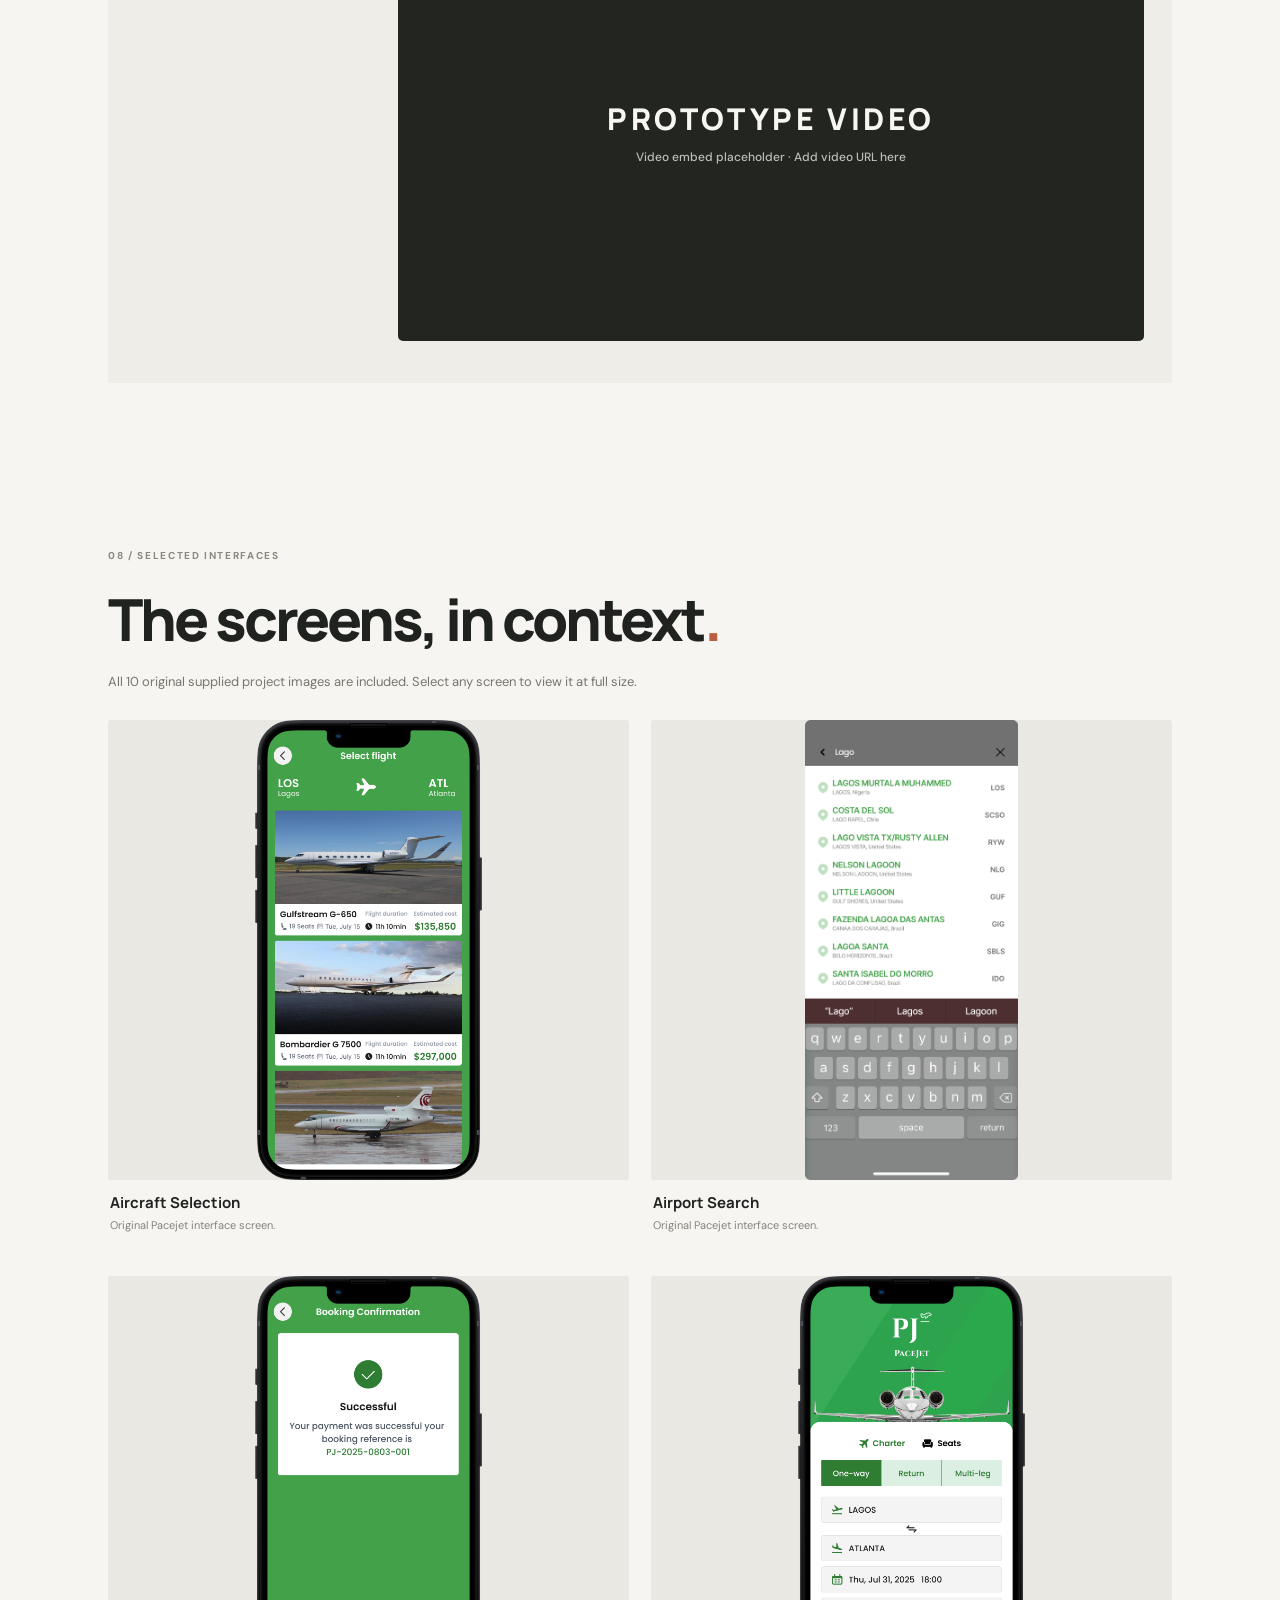
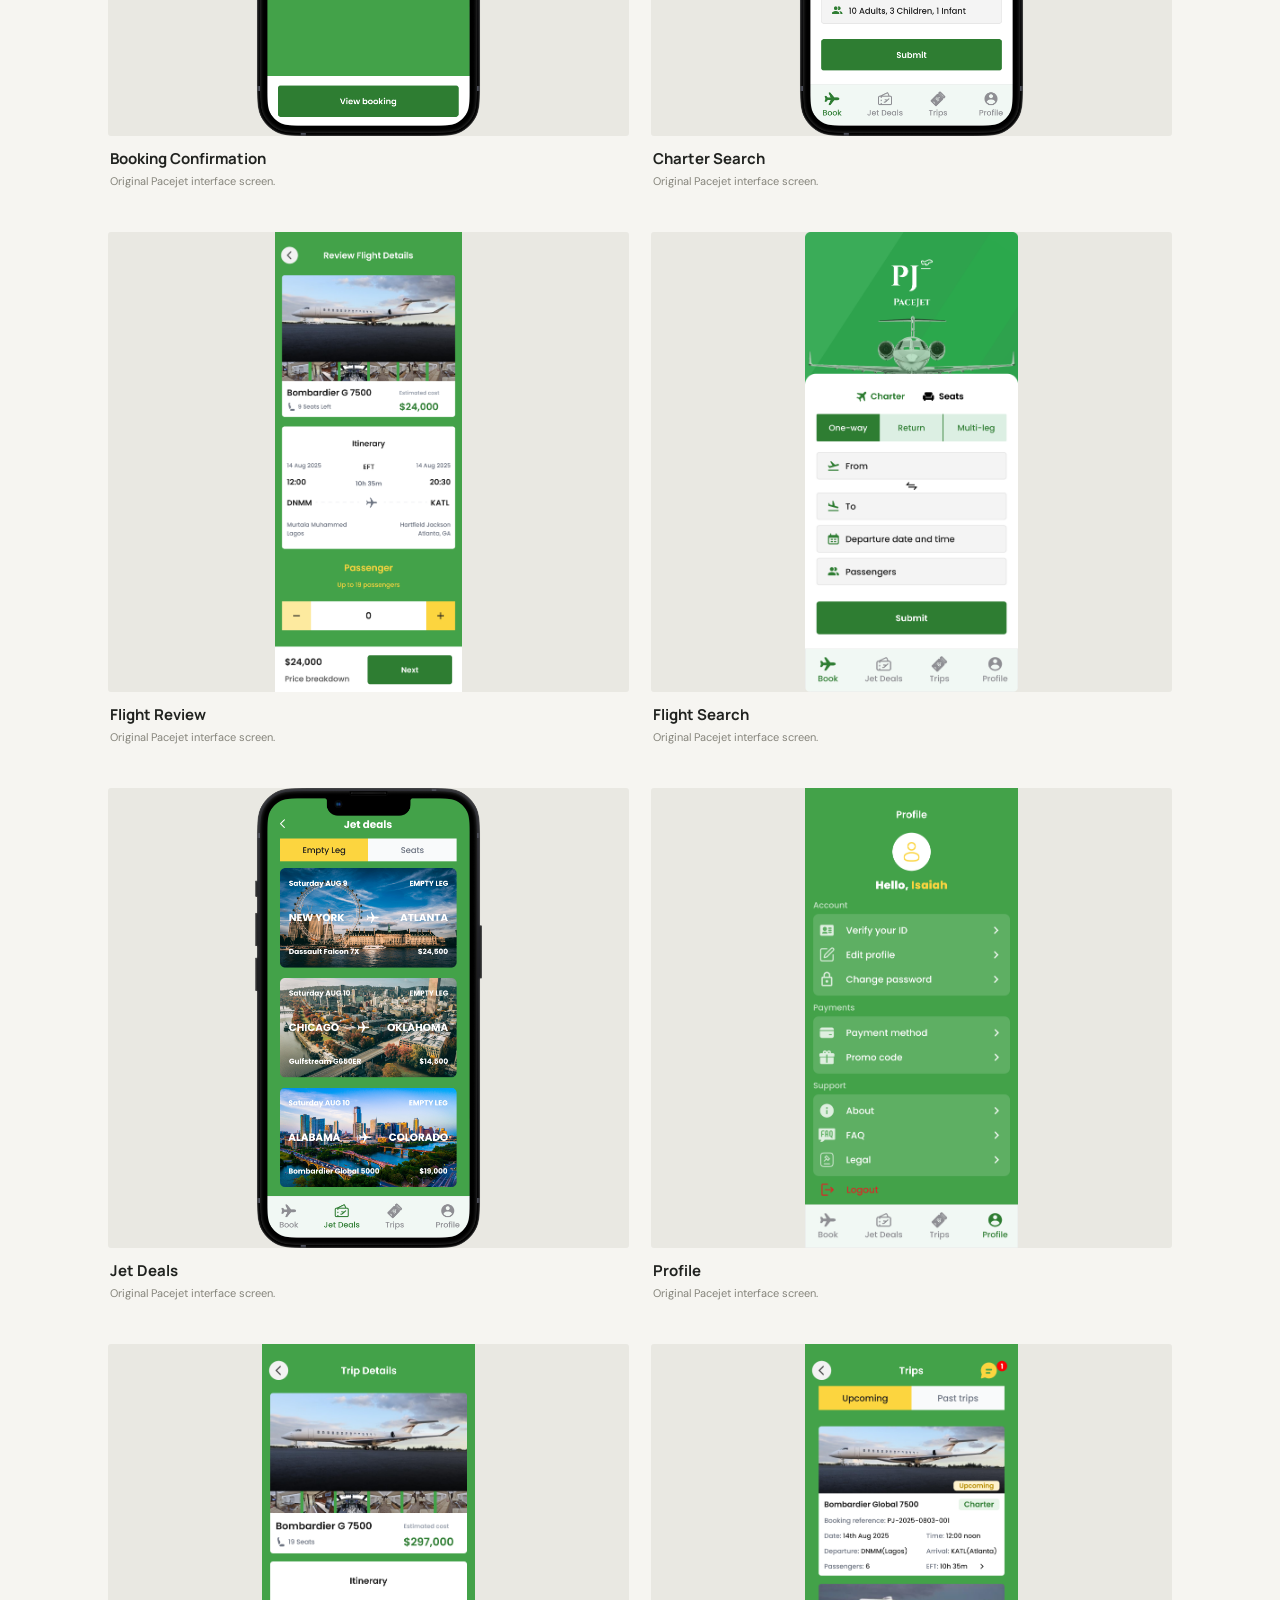
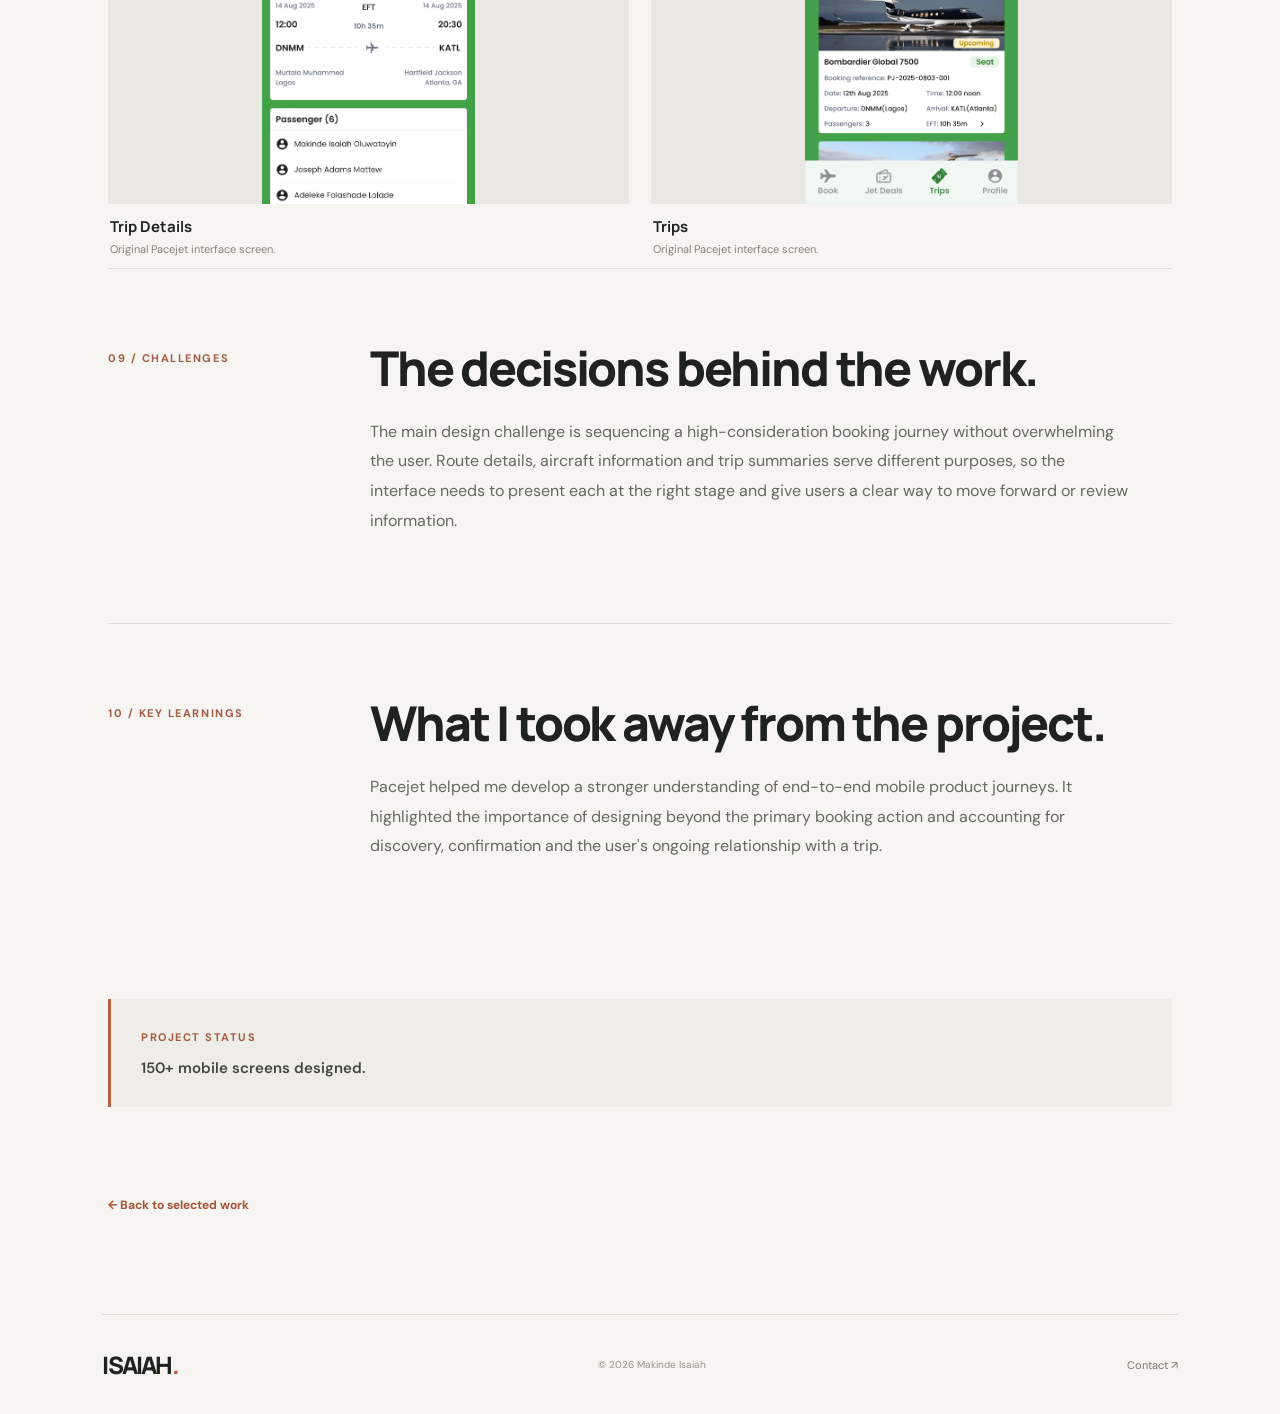
<file: projects/pacejet.html>
<!doctype html>
<html lang="en">
  <head>
    <meta charset="utf-8" />
    <meta name="viewport" content="width=device-width,initial-scale=1" />
    <title>Pacejet — Makinde Isaiah</title>
    <meta
      name="description"
      content="A private aviation booking experience covering flight search, aircraft discovery, booking review and trip management."
    />
    <link rel="preconnect" href="https://fonts.googleapis.com" />
    <link
      href="https://fonts.googleapis.com/css2?family=DM+Sans:wght@400;500;600;700&family=Manrope:wght@400;600;700;800&display=swap"
      rel="stylesheet"
    />
    <link rel="stylesheet" href="../styles.css" />
    <link rel="stylesheet" href="case.css" />
  </head>
  <body>
    <header class="header">
      <a class="wordmark" href="../index.html">ISAIAH<span>.</span></a
      ><button
        class="menu-toggle"
        id="menuToggle"
        aria-label="Toggle navigation"
        aria-expanded="false"
      >
        ☰
      </button>
      <nav class="nav" id="nav">
        <a href="../index.html#work">Selected work</a
        ><a href="../index.html#about">About</a
        ><a href="../index.html#contact" class="nav-contact"
          >Let's talk <b>↗</b></a
        >
      </nav>
    </header>
    <main class="case-page">
      <section class="case-hero">
        <div class="case-wrap">
          <span class="eyebrow"
            >CASE STUDY / PRIVATE AVIATION · MOBILE PRODUCT DESIGN</span
          >
          <h1>Pacejet<span>.</span></h1>
          <p class="case-summary">
            A private aviation booking experience covering flight search,
            aircraft discovery, booking review and trip management.
          </p>
          <div class="case-meta">
            <div>
              <small>MY ROLE</small><b>Mobile product design and UI/UX</b>
            </div>
            <div>
              <small>TOOLS / STACK</small
              ><b>Figma · Wireframing · UI design · Prototyping</b>
            </div>
            <div>
              <small>PROJECT STATUS</small><b>150+ mobile screens designed</b>
            </div>
          </div>
        </div>
      </section>
      <div class="case-detail-wrap">
        <section class="detail-section">
          <div class="detail-label">01 / PROJECT OVERVIEW</div>
          <div class="detail-content">
            <h2>A product built around a complete user journey.</h2>
            <p>
              Pacejet is a mobile product design project focused on the private
              jet booking journey. The work explores how a user can search for a
              flight, compare aircraft options, review a proposed trip, complete
              a booking flow and manage trip information afterwards.
            </p>
            <p>
              <strong>Primary audience:</strong> People exploring or arranging
              private aviation travel who need to search for flights, review
              aircraft options, understand trip details and keep track of
              bookings.
            </p>
          </div>
        </section>
        <section class="detail-section">
          <div class="detail-label">02 / THE PROBLEM</div>
          <div class="detail-content">
            <h2>The need behind the experience.</h2>
            <p>
              Private aviation booking can involve multiple decisions before a
              trip is confirmed: route and airport selection, aircraft choice,
              flight details and booking review. The product challenge is to
              organize these steps into a mobile journey that feels clear and
              considered, while giving users a place to return to trip
              information.
            </p>
          </div>
        </section>
        <section class="detail-section">
          <div class="detail-label">03 / PROJECT OBJECTIVES</div>
          <div class="detail-content">
            <h2>What the experience is designed to achieve.</h2>
            <ul class="detail-list">
              <li>
                Create a clear starting point for searching private flights.
              </li>
              <li>
                Help users move from route and airport selection to aircraft
                discovery.
              </li>
              <li>Present flight information in a structured review step.</li>
              <li>Provide a clear booking confirmation state.</li>
              <li>
                Give users a dedicated area to review trips and profile
                information.
              </li>
              <li>
                Connect discovery and trip-management experiences within one
                app.
              </li>
            </ul>
          </div>
        </section>
        <section class="detail-section">
          <div class="detail-label">04 / HOW IT WORKS</div>
          <div class="detail-content">
            <h2>A walkthrough of the main user journey.</h2>
            <div class="journey-list">
              <article>
                <span>01 · Search for a flight</span>
                <p>
                  The user begins with flight search and enters the information
                  needed to explore a journey.
                </p>
              </article>
              <article>
                <span>02 · Set the route</span>
                <p>
                  Airport search supports the process of identifying departure
                  and arrival locations.
                </p>
              </article>
              <article>
                <span>03 · Explore aircraft</span>
                <p>
                  The aircraft selection experience lets the user browse options
                  as part of the booking journey.
                </p>
              </article>
              <article>
                <span>04 · Review the flight</span>
                <p>
                  A flight review screen brings important journey information
                  together before booking is submitted.
                </p>
              </article>
              <article>
                <span>05 · Confirm the booking</span>
                <p>
                  The booking confirmation screen represents the confirmation
                  stage of the journey.
                </p>
              </article>
              <article>
                <span>06 · Manage trips</span>
                <p>
                  Trips and trip-details screens provide a place to review
                  journey information after booking.
                </p>
              </article>
              <article>
                <span>07 · Discover opportunities</span>
                <p>
                  The jet deals screen adds a discovery area for available deals
                  and empty-leg opportunities.
                </p>
              </article>
            </div>
          </div>
        </section>
        <section class="detail-section">
          <div class="detail-label">05 / CORE FEATURES</div>
          <div class="detail-content">
            <h2>Capabilities explained in context.</h2>
            <div class="feature-grid">
              <article>
                <h3>Flight search</h3>
                <p>
                  A dedicated entry point for beginning a private flight search.
                </p>
              </article>
              <article>
                <h3>Charter search</h3>
                <p>
                  A charter-focused search experience within the broader booking
                  journey.
                </p>
              </article>
              <article>
                <h3>Airport selection</h3>
                <p>An airport search interface to support route setup.</p>
              </article>
              <article>
                <h3>Aircraft discovery</h3>
                <p>
                  An aircraft browsing experience that helps users move toward a
                  suitable option.
                </p>
              </article>
              <article>
                <h3>Flight review</h3>
                <p>
                  A structured review screen for checking journey details before
                  confirming.
                </p>
              </article>
              <article>
                <h3>Booking confirmation</h3>
                <p>A clear confirmation state in the designed booking flow.</p>
              </article>
              <article>
                <h3>Jet deals</h3>
                <p>
                  A discovery surface for jet deals and empty-leg opportunities.
                </p>
              </article>
              <article>
                <h3>Trips and trip details</h3>
                <p>
                  A post-booking area for reviewing trip summaries and
                  individual trip information.
                </p>
              </article>
              <article>
                <h3>Profile</h3>
                <p>A personal account area within the mobile product.</p>
              </article>
            </div>
          </div>
        </section>
        <section class="detail-section">
          <div class="detail-label">06 / DESIGN APPROACH</div>
          <div class="detail-content">
            <h2>Designing for clarity and continuity.</h2>
            <p>
              I designed the experience as a sequence of connected decisions.
              Search and airport selection establish the journey; aircraft
              discovery supports the choice; flight review provides a checkpoint
              before confirmation; and trips create continuity after booking.
              The intention is to make a complex, high-consideration service
              understandable on a mobile screen. The broader project contains
              more than 150 designed screens; the 10 selected screens here
              illustrate key parts of that experience.
            </p>
          </div>
        </section>
        <section class="detail-section">
          <div class="detail-label">07 / IMPLEMENTATION</div>
          <div class="detail-content">
            <h2>From interface design to product build.</h2>
            <p>
              This is a mobile product design and prototyping project. The case
              study presents the supplied UI screens and interaction concept; it
              does not claim a production mobile implementation.
            </p>
          </div>
        </section>
        <section class="media-placeholder">
          <div class="detail-label">PROTOTYPE WALKTHROUGH</div>
          <div>
            <span class="media-icon">▶</span>
            <h2>See the experience in motion.</h2>
            <p>
              This dedicated 16:9 space is reserved for the interactive
              prototype walkthrough. When your video is ready, replace this
              placeholder with an embedded video or prototype recording.
            </p>
            <div class="video-frame">
              <div class="video-frame-inner">
                <span>PROTOTYPE VIDEO</span
                ><small>Video embed placeholder · Add video URL here</small>
              </div>
            </div>
          </div>
        </section>
        <section class="gallery-heading">
          <span class="eyebrow">08 / SELECTED INTERFACES</span>
          <h2>The screens, in context<span>.</span></h2>
          <p>
            All 10 original supplied project images are included. Select any
            screen to view it at full size.
          </p>
        </section>
        <div class="screen-gallery">
          <figure class="screen-card">
            <a
              href="../assets/pacejet-aircraft-selection.png"
              target="_blank"
              rel="noreferrer"
              ><img
                src="../assets/pacejet-aircraft-selection.png"
                alt="Aircraft Selection screen"
                loading="lazy"
            /></a>
            <figcaption>
              <b>Aircraft Selection</b
              ><span>Original Pacejet interface screen.</span>
            </figcaption>
          </figure>
          <figure class="screen-card">
            <a
              href="../assets/pacejet-airport-search.png"
              target="_blank"
              rel="noreferrer"
              ><img
                src="../assets/pacejet-airport-search.png"
                alt="Airport Search screen"
                loading="lazy"
            /></a>
            <figcaption>
              <b>Airport Search</b
              ><span>Original Pacejet interface screen.</span>
            </figcaption>
          </figure>
          <figure class="screen-card">
            <a
              href="../assets/pacejet-booking-confirmation.png"
              target="_blank"
              rel="noreferrer"
              ><img
                src="../assets/pacejet-booking-confirmation.png"
                alt="Booking Confirmation screen"
                loading="lazy"
            /></a>
            <figcaption>
              <b>Booking Confirmation</b
              ><span>Original Pacejet interface screen.</span>
            </figcaption>
          </figure>
          <figure class="screen-card">
            <a
              href="../assets/pacejet-charter-search.png"
              target="_blank"
              rel="noreferrer"
              ><img
                src="../assets/pacejet-charter-search.png"
                alt="Charter Search screen"
                loading="lazy"
            /></a>
            <figcaption>
              <b>Charter Search</b
              ><span>Original Pacejet interface screen.</span>
            </figcaption>
          </figure>
          <figure class="screen-card">
            <a
              href="../assets/pacejet-flight-review.png"
              target="_blank"
              rel="noreferrer"
              ><img
                src="../assets/pacejet-flight-review.png"
                alt="Flight Review screen"
                loading="lazy"
            /></a>
            <figcaption>
              <b>Flight Review</b
              ><span>Original Pacejet interface screen.</span>
            </figcaption>
          </figure>
          <figure class="screen-card">
            <a
              href="../assets/pacejet-flight-search.png"
              target="_blank"
              rel="noreferrer"
              ><img
                src="../assets/pacejet-flight-search.png"
                alt="Flight Search screen"
                loading="lazy"
            /></a>
            <figcaption>
              <b>Flight Search</b
              ><span>Original Pacejet interface screen.</span>
            </figcaption>
          </figure>
          <figure class="screen-card">
            <a
              href="../assets/pacejet-jet-deals.png"
              target="_blank"
              rel="noreferrer"
              ><img
                src="../assets/pacejet-jet-deals.png"
                alt="Jet Deals screen"
                loading="lazy"
            /></a>
            <figcaption>
              <b>Jet Deals</b><span>Original Pacejet interface screen.</span>
            </figcaption>
          </figure>
          <figure class="screen-card">
            <a
              href="../assets/pacejet-profile.png"
              target="_blank"
              rel="noreferrer"
              ><img
                src="../assets/pacejet-profile.png"
                alt="Profile screen"
                loading="lazy"
            /></a>
            <figcaption>
              <b>Profile</b><span>Original Pacejet interface screen.</span>
            </figcaption>
          </figure>
          <figure class="screen-card">
            <a
              href="../assets/pacejet-trip-details.png"
              target="_blank"
              rel="noreferrer"
              ><img
                src="../assets/pacejet-trip-details.png"
                alt="Trip Details screen"
                loading="lazy"
            /></a>
            <figcaption>
              <b>Trip Details</b><span>Original Pacejet interface screen.</span>
            </figcaption>
          </figure>
          <figure class="screen-card">
            <a
              href="../assets/pacejet-trips.png"
              target="_blank"
              rel="noreferrer"
              ><img
                src="../assets/pacejet-trips.png"
                alt="Trips screen"
                loading="lazy"
            /></a>
            <figcaption>
              <b>Trips</b><span>Original Pacejet interface screen.</span>
            </figcaption>
          </figure>
        </div>
        <section class="detail-section">
          <div class="detail-label">09 / CHALLENGES</div>
          <div class="detail-content">
            <h2>The decisions behind the work.</h2>
            <p>
              The main design challenge is sequencing a high-consideration
              booking journey without overwhelming the user. Route details,
              aircraft information and trip summaries serve different purposes,
              so the interface needs to present each at the right stage and give
              users a clear way to move forward or review information.
            </p>
          </div>
        </section>
        <section class="detail-section">
          <div class="detail-label">10 / KEY LEARNINGS</div>
          <div class="detail-content">
            <h2>What I took away from the project.</h2>
            <p>
              Pacejet helped me develop a stronger understanding of end-to-end
              mobile product journeys. It highlighted the importance of
              designing beyond the primary booking action and accounting for
              discovery, confirmation and the user&#x27;s ongoing relationship
              with a trip.
            </p>
          </div>
        </section>
        <section class="status-panel">
          <span class="eyebrow">PROJECT STATUS</span>
          <p>150+ mobile screens designed.</p>
        </section>
        <a class="back-link" href="../index.html#work"
          >← Back to selected work</a
        >
      </div>
    </main>
    <footer class="footer case-wrap">
      <a class="wordmark" href="../index.html">ISAIAH<span>.</span></a
      ><small>© <span id="year"></span> Makinde Isaiah</small
      ><a href="../index.html#contact">Contact ↗</a>
    </footer>
    <script src="../script.js"></script>
  </body>
</html>
</file>
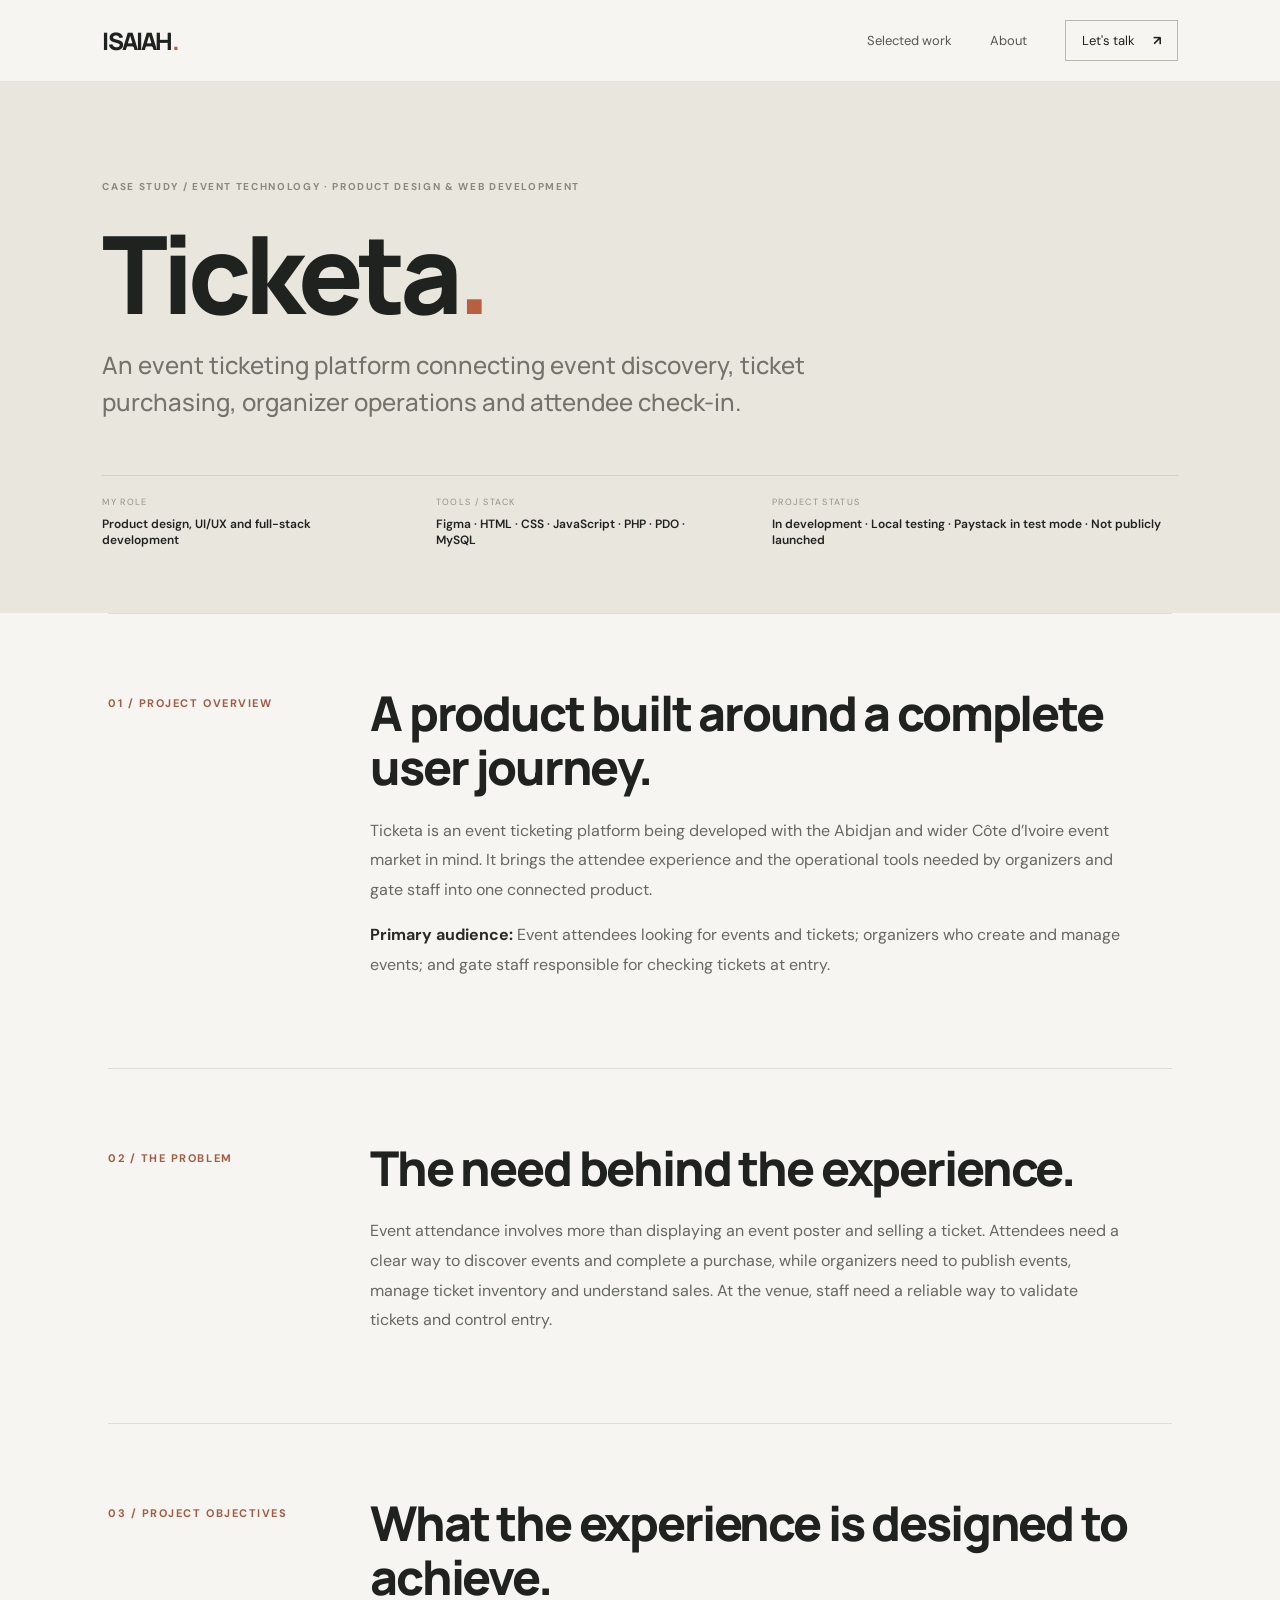
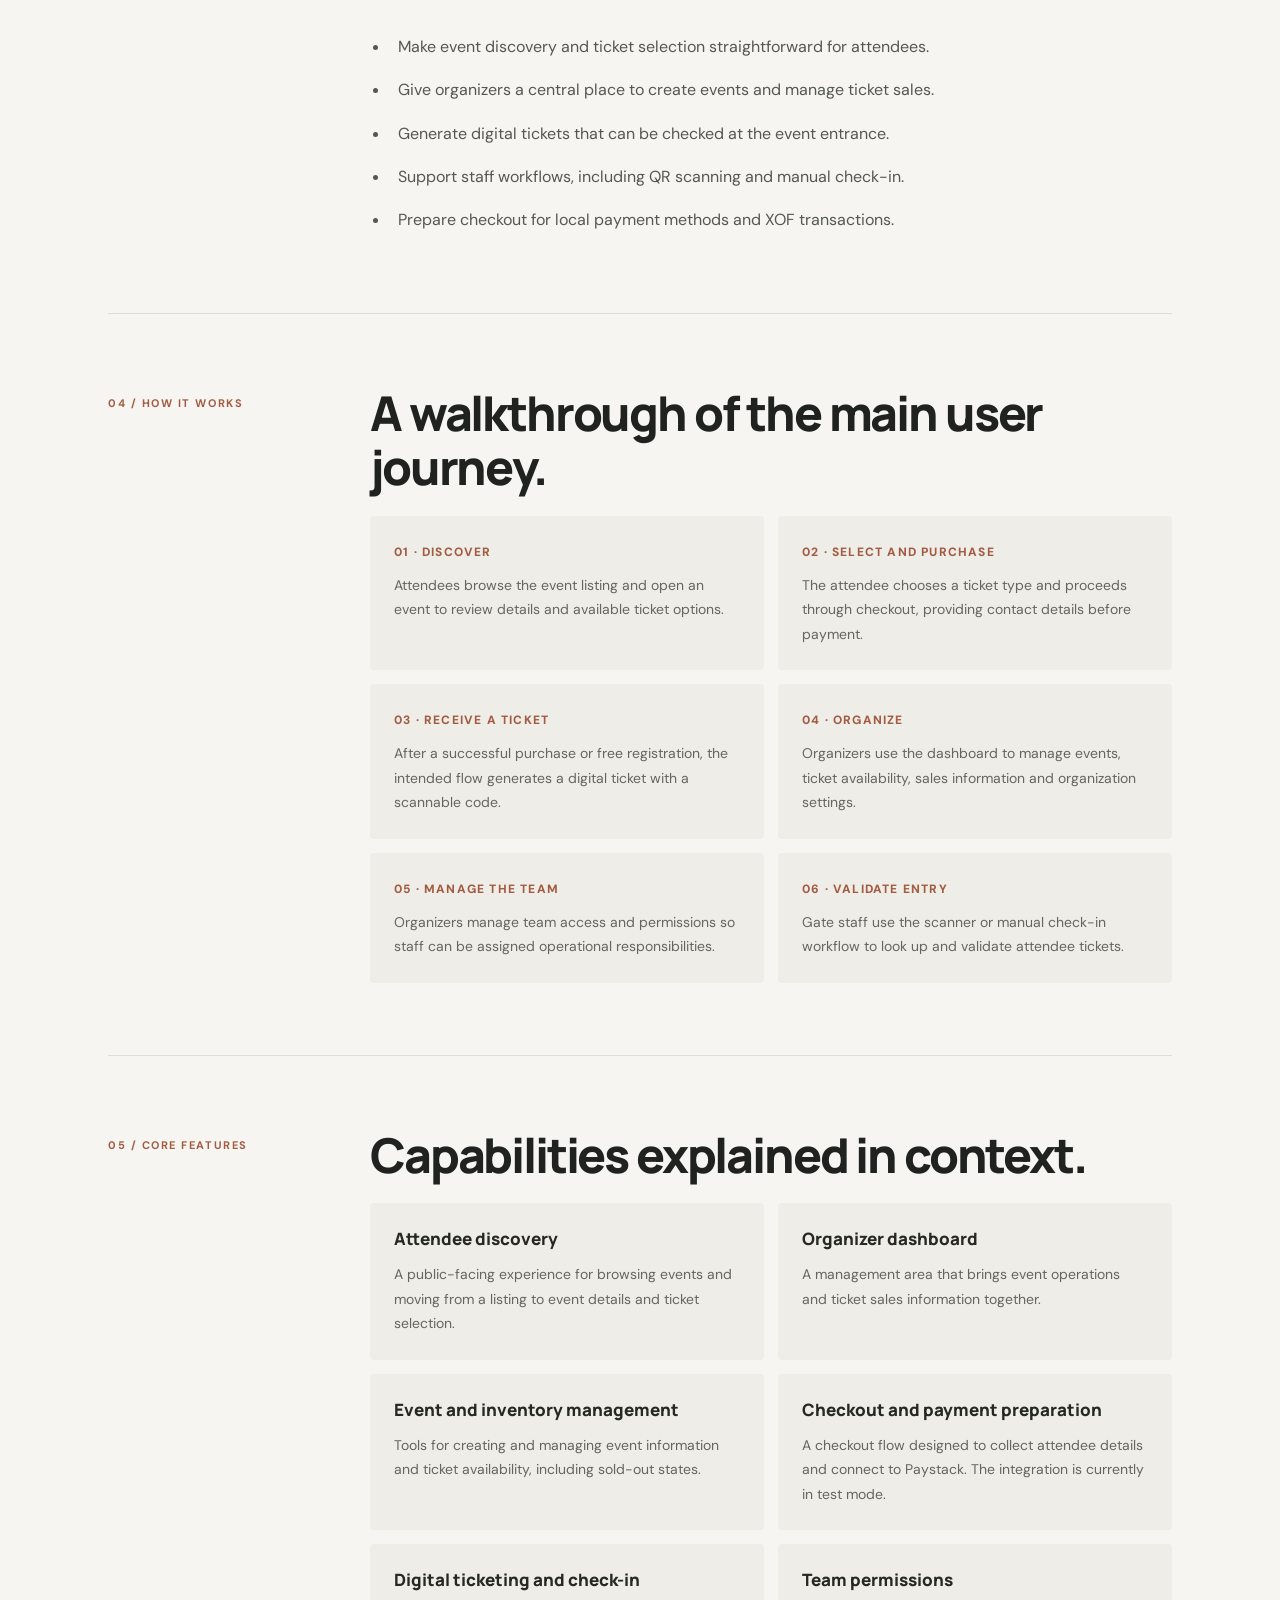
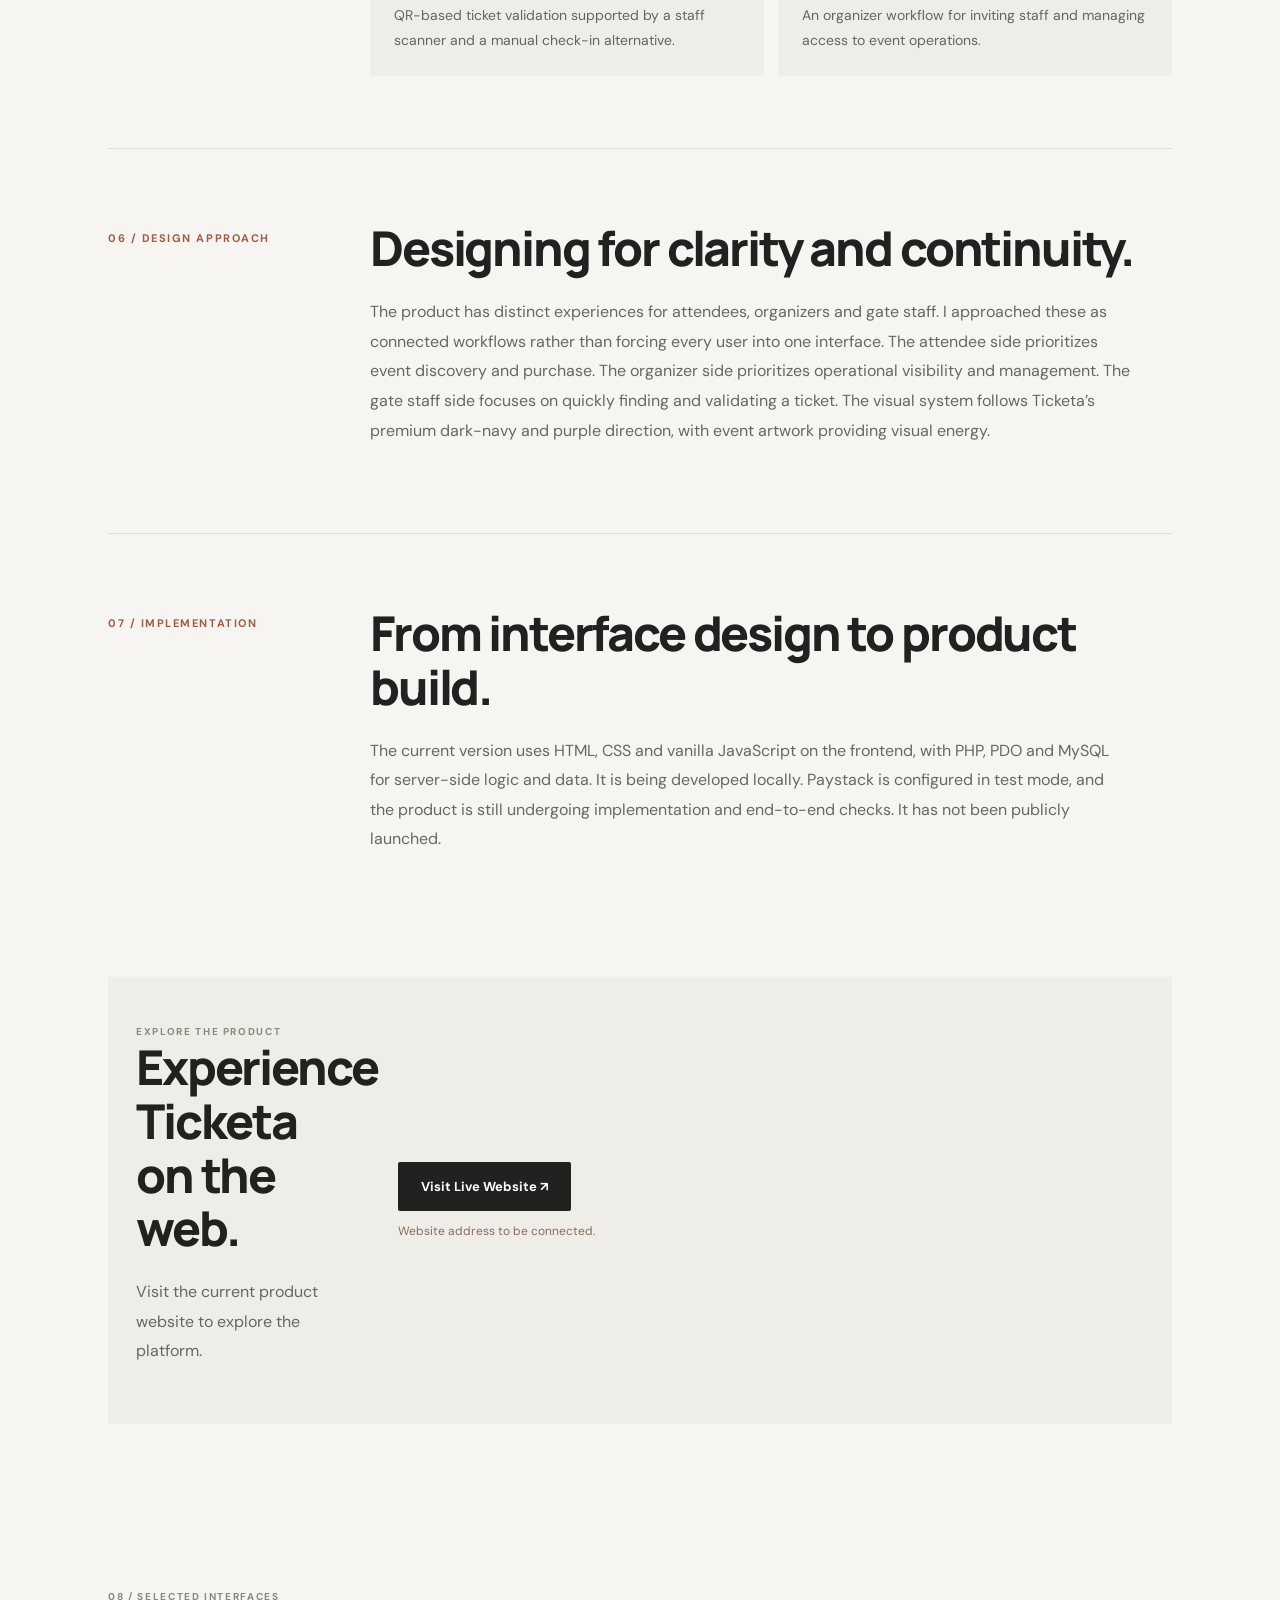
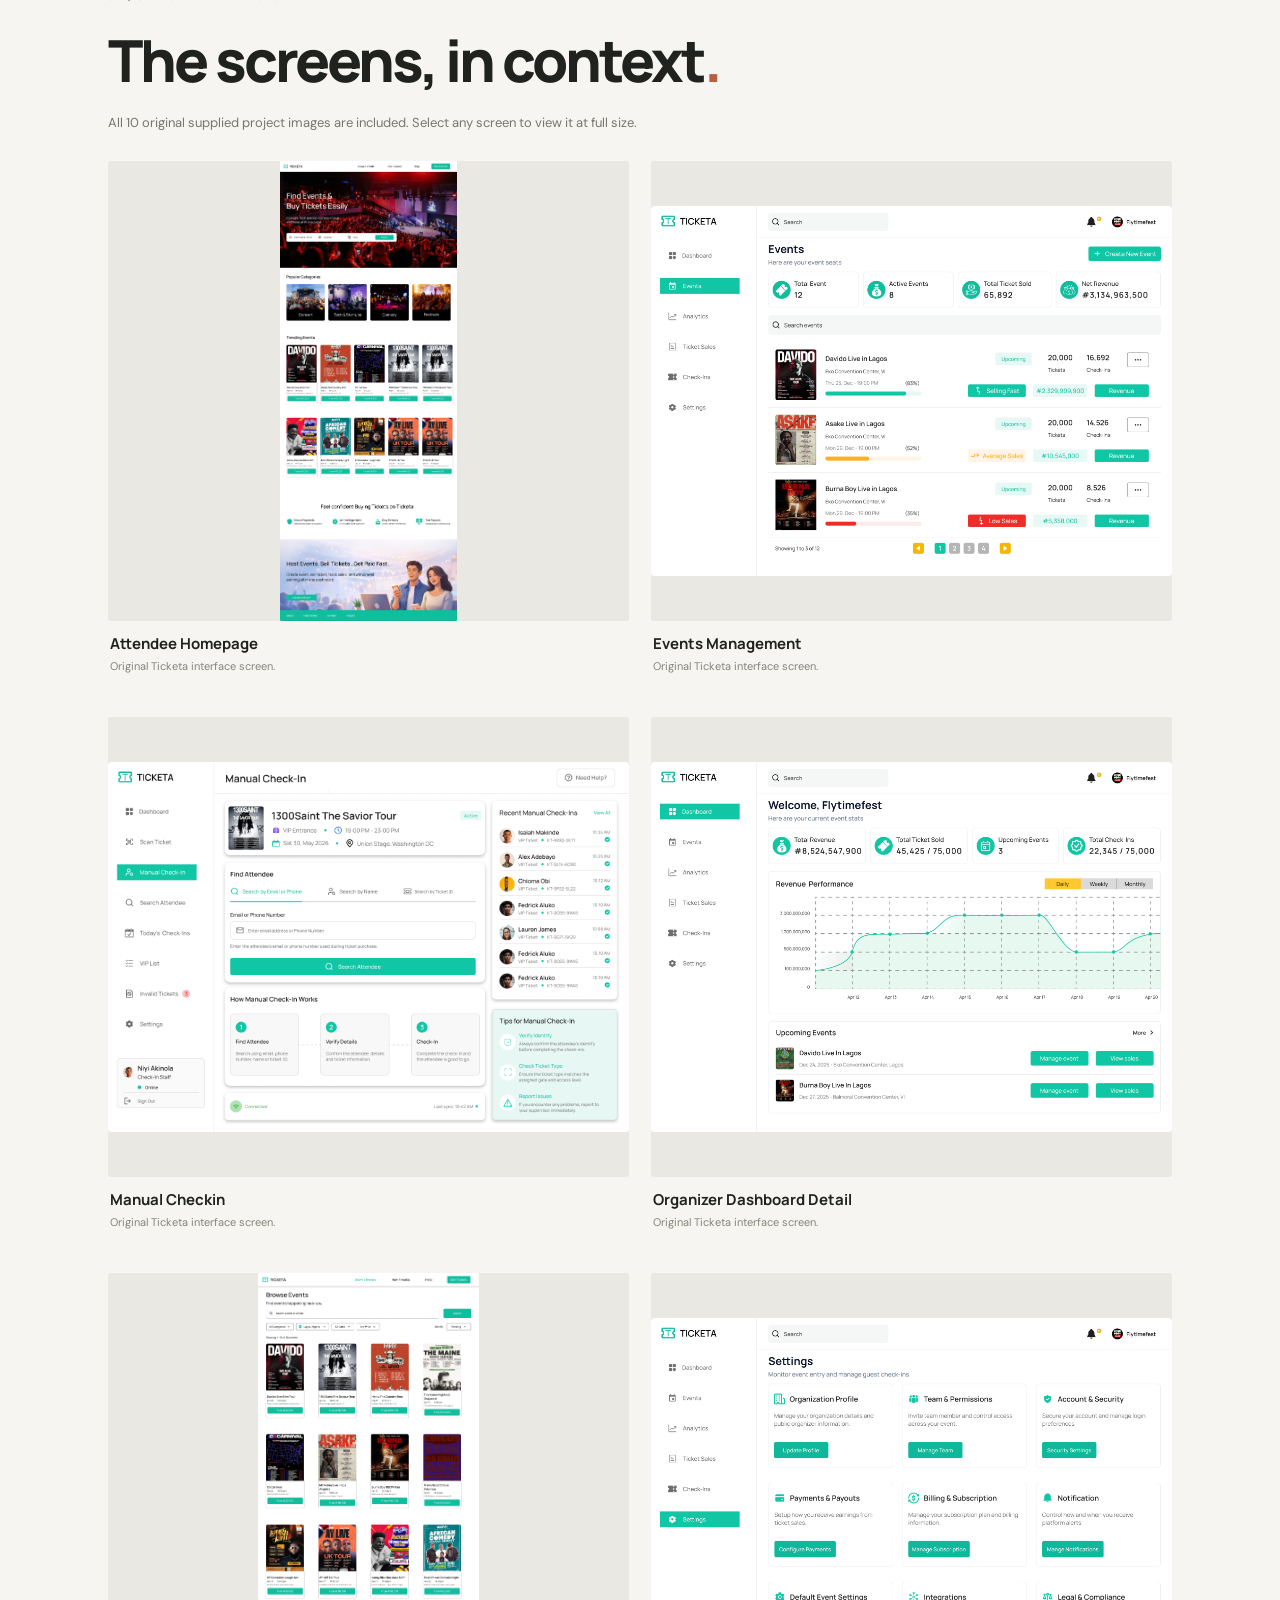
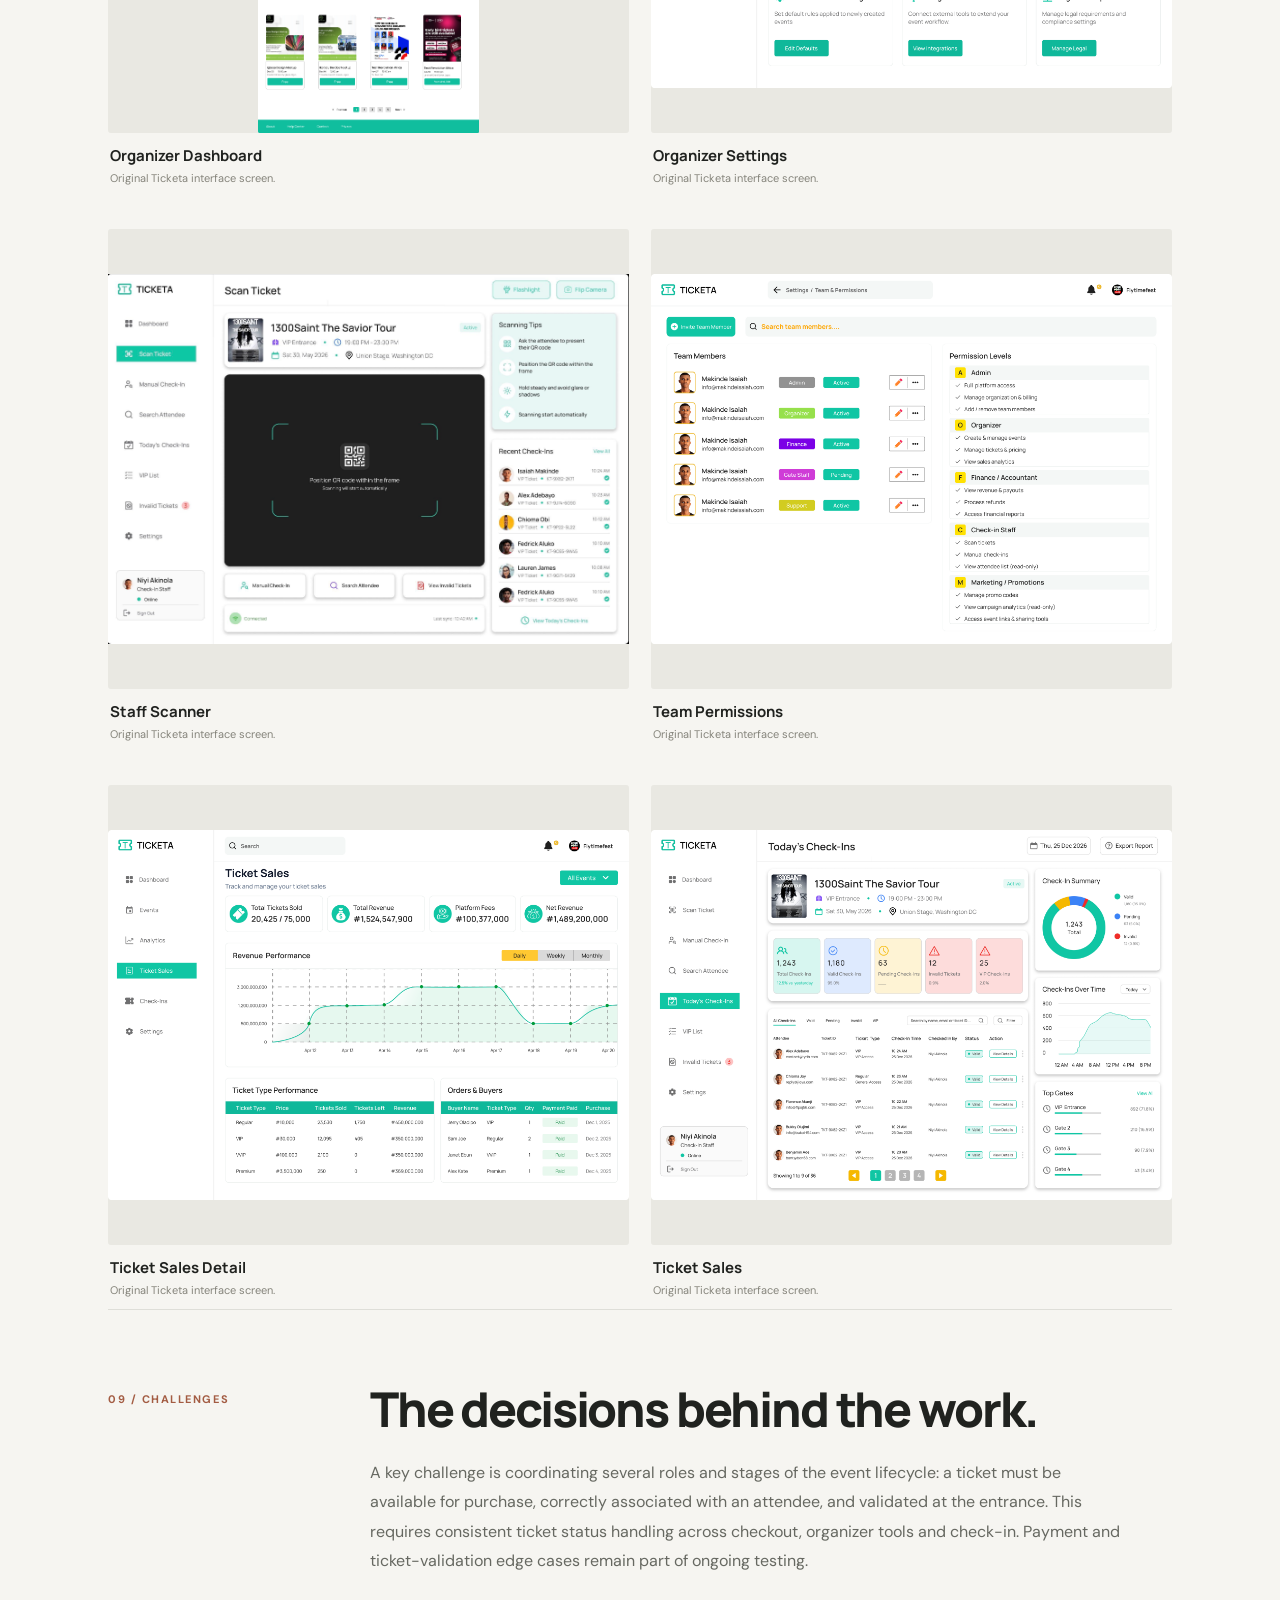
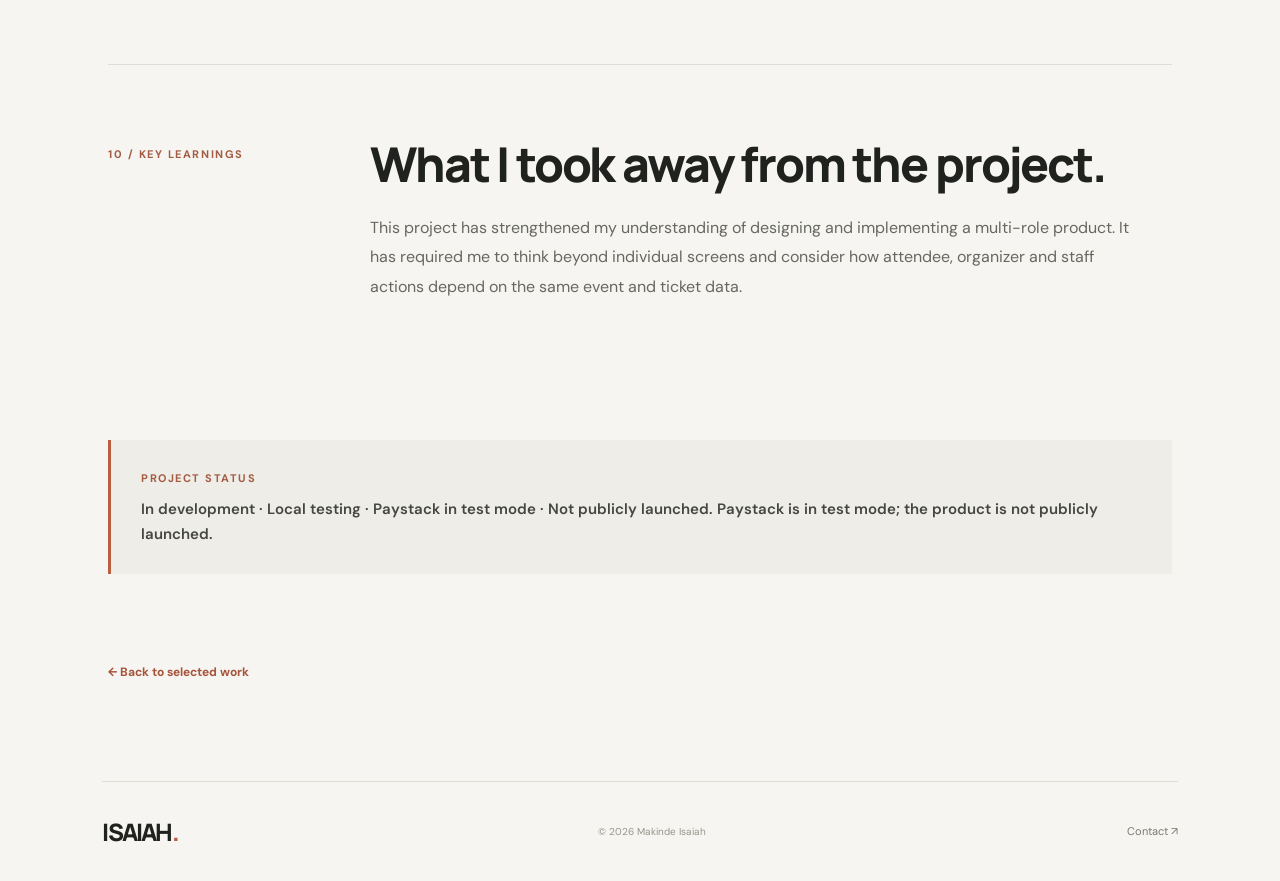
<file: projects/ticketa.html>
<!doctype html>
<html lang="en">
  <head>
    <meta charset="utf-8" />
    <meta name="viewport" content="width=device-width,initial-scale=1" />
    <title>Ticketa — Makinde Isaiah</title>
    <meta
      name="description"
      content="An event ticketing platform connecting event discovery, ticket purchasing, organizer operations and attendee check-in."
    />
    <link rel="preconnect" href="https://fonts.googleapis.com" />
    <link
      href="https://fonts.googleapis.com/css2?family=DM+Sans:wght@400;500;600;700&family=Manrope:wght@400;600;700;800&display=swap"
      rel="stylesheet"
    />
    <link rel="stylesheet" href="../styles.css" />
    <link rel="stylesheet" href="case.css" />
  </head>
  <body>
    <header class="header">
      <a class="wordmark" href="../index.html">ISAIAH<span>.</span></a
      ><button
        class="menu-toggle"
        id="menuToggle"
        aria-label="Toggle navigation"
        aria-expanded="false"
      >
        ☰
      </button>
      <nav class="nav" id="nav">
        <a href="../index.html#work">Selected work</a
        ><a href="../index.html#about">About</a
        ><a href="../index.html#contact" class="nav-contact"
          >Let's talk <b>↗</b></a
        >
      </nav>
    </header>
    <main class="case-page">
      <section class="case-hero">
        <div class="case-wrap">
          <span class="eyebrow"
            >CASE STUDY / EVENT TECHNOLOGY · PRODUCT DESIGN &amp; WEB
            DEVELOPMENT</span
          >
          <h1>Ticketa<span>.</span></h1>
          <p class="case-summary">
            An event ticketing platform connecting event discovery, ticket
            purchasing, organizer operations and attendee check-in.
          </p>
          <div class="case-meta">
            <div>
              <small>MY ROLE</small
              ><b>Product design, UI/UX and full-stack development</b>
            </div>
            <div>
              <small>TOOLS / STACK</small
              ><b>Figma · HTML · CSS · JavaScript · PHP · PDO · MySQL</b>
            </div>
            <div>
              <small>PROJECT STATUS</small
              ><b
                >In development · Local testing · Paystack in test mode · Not
                publicly launched</b
              >
            </div>
          </div>
        </div>
      </section>
      <div class="case-detail-wrap">
        <section class="detail-section">
          <div class="detail-label">01 / PROJECT OVERVIEW</div>
          <div class="detail-content">
            <h2>A product built around a complete user journey.</h2>
            <p>
              Ticketa is an event ticketing platform being developed with the
              Abidjan and wider Côte d’Ivoire event market in mind. It brings
              the attendee experience and the operational tools needed by
              organizers and gate staff into one connected product.
            </p>
            <p>
              <strong>Primary audience:</strong> Event attendees looking for
              events and tickets; organizers who create and manage events; and
              gate staff responsible for checking tickets at entry.
            </p>
          </div>
        </section>
        <section class="detail-section">
          <div class="detail-label">02 / THE PROBLEM</div>
          <div class="detail-content">
            <h2>The need behind the experience.</h2>
            <p>
              Event attendance involves more than displaying an event poster and
              selling a ticket. Attendees need a clear way to discover events
              and complete a purchase, while organizers need to publish events,
              manage ticket inventory and understand sales. At the venue, staff
              need a reliable way to validate tickets and control entry.
            </p>
          </div>
        </section>
        <section class="detail-section">
          <div class="detail-label">03 / PROJECT OBJECTIVES</div>
          <div class="detail-content">
            <h2>What the experience is designed to achieve.</h2>
            <ul class="detail-list">
              <li>
                Make event discovery and ticket selection straightforward for
                attendees.
              </li>
              <li>
                Give organizers a central place to create events and manage
                ticket sales.
              </li>
              <li>
                Generate digital tickets that can be checked at the event
                entrance.
              </li>
              <li>
                Support staff workflows, including QR scanning and manual
                check-in.
              </li>
              <li>
                Prepare checkout for local payment methods and XOF transactions.
              </li>
            </ul>
          </div>
        </section>
        <section class="detail-section">
          <div class="detail-label">04 / HOW IT WORKS</div>
          <div class="detail-content">
            <h2>A walkthrough of the main user journey.</h2>
            <div class="journey-list">
              <article>
                <span>01 · Discover</span>
                <p>
                  Attendees browse the event listing and open an event to review
                  details and available ticket options.
                </p>
              </article>
              <article>
                <span>02 · Select and purchase</span>
                <p>
                  The attendee chooses a ticket type and proceeds through
                  checkout, providing contact details before payment.
                </p>
              </article>
              <article>
                <span>03 · Receive a ticket</span>
                <p>
                  After a successful purchase or free registration, the intended
                  flow generates a digital ticket with a scannable code.
                </p>
              </article>
              <article>
                <span>04 · Organize</span>
                <p>
                  Organizers use the dashboard to manage events, ticket
                  availability, sales information and organization settings.
                </p>
              </article>
              <article>
                <span>05 · Manage the team</span>
                <p>
                  Organizers manage team access and permissions so staff can be
                  assigned operational responsibilities.
                </p>
              </article>
              <article>
                <span>06 · Validate entry</span>
                <p>
                  Gate staff use the scanner or manual check-in workflow to look
                  up and validate attendee tickets.
                </p>
              </article>
            </div>
          </div>
        </section>
        <section class="detail-section">
          <div class="detail-label">05 / CORE FEATURES</div>
          <div class="detail-content">
            <h2>Capabilities explained in context.</h2>
            <div class="feature-grid">
              <article>
                <h3>Attendee discovery</h3>
                <p>
                  A public-facing experience for browsing events and moving from
                  a listing to event details and ticket selection.
                </p>
              </article>
              <article>
                <h3>Organizer dashboard</h3>
                <p>
                  A management area that brings event operations and ticket
                  sales information together.
                </p>
              </article>
              <article>
                <h3>Event and inventory management</h3>
                <p>
                  Tools for creating and managing event information and ticket
                  availability, including sold-out states.
                </p>
              </article>
              <article>
                <h3>Checkout and payment preparation</h3>
                <p>
                  A checkout flow designed to collect attendee details and
                  connect to Paystack. The integration is currently in test
                  mode.
                </p>
              </article>
              <article>
                <h3>Digital ticketing and check-in</h3>
                <p>
                  QR-based ticket validation supported by a staff scanner and a
                  manual check-in alternative.
                </p>
              </article>
              <article>
                <h3>Team permissions</h3>
                <p>
                  An organizer workflow for inviting staff and managing access
                  to event operations.
                </p>
              </article>
            </div>
          </div>
        </section>
        <section class="detail-section">
          <div class="detail-label">06 / DESIGN APPROACH</div>
          <div class="detail-content">
            <h2>Designing for clarity and continuity.</h2>
            <p>
              The product has distinct experiences for attendees, organizers and
              gate staff. I approached these as connected workflows rather than
              forcing every user into one interface. The attendee side
              prioritizes event discovery and purchase. The organizer side
              prioritizes operational visibility and management. The gate staff
              side focuses on quickly finding and validating a ticket. The
              visual system follows Ticketa’s premium dark-navy and purple
              direction, with event artwork providing visual energy.
            </p>
          </div>
        </section>
        <section class="detail-section">
          <div class="detail-label">07 / IMPLEMENTATION</div>
          <div class="detail-content">
            <h2>From interface design to product build.</h2>
            <p>
              The current version uses HTML, CSS and vanilla JavaScript on the
              frontend, with PHP, PDO and MySQL for server-side logic and data.
              It is being developed locally. Paystack is configured in test
              mode, and the product is still undergoing implementation and
              end-to-end checks. It has not been publicly launched.
            </p>
          </div>
        </section>
        <section class="live-cta">
          <div>
            <span class="eyebrow">EXPLORE THE PRODUCT</span>
            <h2>Experience Ticketa on the web.</h2>
            <p>Visit the current product website to explore the platform.</p>
          </div>
          <div>
            <a
              class="button button-primary"
              href="TICKETA_WEBSITE_URL"
              target="_blank"
              rel="noopener noreferrer"
              >Visit Live Website ↗</a
            ><small class="link-note">Website address to be connected.</small>
          </div>
        </section>
        <section class="gallery-heading">
          <span class="eyebrow">08 / SELECTED INTERFACES</span>
          <h2>The screens, in context<span>.</span></h2>
          <p>
            All 10 original supplied project images are included. Select any
            screen to view it at full size.
          </p>
        </section>
        <div class="screen-gallery">
          <figure class="screen-card">
            <a
              href="../assets/ticketa-attendee-homepage.png"
              target="_blank"
              rel="noreferrer"
              ><img
                src="../assets/ticketa-attendee-homepage.png"
                alt="Attendee Homepage screen"
                loading="lazy"
            /></a>
            <figcaption>
              <b>Attendee Homepage</b
              ><span>Original Ticketa interface screen.</span>
            </figcaption>
          </figure>
          <figure class="screen-card">
            <a
              href="../assets/ticketa-events-management.png"
              target="_blank"
              rel="noreferrer"
              ><img
                src="../assets/ticketa-events-management.png"
                alt="Events Management screen"
                loading="lazy"
            /></a>
            <figcaption>
              <b>Events Management</b
              ><span>Original Ticketa interface screen.</span>
            </figcaption>
          </figure>
          <figure class="screen-card">
            <a
              href="../assets/ticketa-manual-checkin.png"
              target="_blank"
              rel="noreferrer"
              ><img
                src="../assets/ticketa-manual-checkin.png"
                alt="Manual Checkin screen"
                loading="lazy"
            /></a>
            <figcaption>
              <b>Manual Checkin</b
              ><span>Original Ticketa interface screen.</span>
            </figcaption>
          </figure>
          <figure class="screen-card">
            <a
              href="../assets/ticketa-organizer-dashboard-detail.png"
              target="_blank"
              rel="noreferrer"
              ><img
                src="../assets/ticketa-organizer-dashboard-detail.png"
                alt="Organizer Dashboard Detail screen"
                loading="lazy"
            /></a>
            <figcaption>
              <b>Organizer Dashboard Detail</b
              ><span>Original Ticketa interface screen.</span>
            </figcaption>
          </figure>
          <figure class="screen-card">
            <a
              href="../assets/ticketa-organizer-dashboard.png"
              target="_blank"
              rel="noreferrer"
              ><img
                src="../assets/ticketa-organizer-dashboard.png"
                alt="Organizer Dashboard screen"
                loading="lazy"
            /></a>
            <figcaption>
              <b>Organizer Dashboard</b
              ><span>Original Ticketa interface screen.</span>
            </figcaption>
          </figure>
          <figure class="screen-card">
            <a
              href="../assets/ticketa-organizer-settings.png"
              target="_blank"
              rel="noreferrer"
              ><img
                src="../assets/ticketa-organizer-settings.png"
                alt="Organizer Settings screen"
                loading="lazy"
            /></a>
            <figcaption>
              <b>Organizer Settings</b
              ><span>Original Ticketa interface screen.</span>
            </figcaption>
          </figure>
          <figure class="screen-card">
            <a
              href="../assets/ticketa-staff-scanner.png"
              target="_blank"
              rel="noreferrer"
              ><img
                src="../assets/ticketa-staff-scanner.jpg"
                alt="Staff Scanner screen"
                loading="lazy"
            /></a>
            <figcaption>
              <b>Staff Scanner</b
              ><span>Original Ticketa interface screen.</span>
            </figcaption>
          </figure>
          <figure class="screen-card">
            <a
              href="../assets/ticketa-team-permissions.png"
              target="_blank"
              rel="noreferrer"
              ><img
                src="../assets/ticketa-team-permissions.png"
                alt="Team Permissions screen"
                loading="lazy"
            /></a>
            <figcaption>
              <b>Team Permissions</b
              ><span>Original Ticketa interface screen.</span>
            </figcaption>
          </figure>
          <figure class="screen-card">
            <a
              href="../assets/ticketa-ticket-sales-detail.png"
              target="_blank"
              rel="noreferrer"
              ><img
                src="../assets/ticketa-ticket-sales-detail.png"
                alt="Ticket Sales Detail screen"
                loading="lazy"
            /></a>
            <figcaption>
              <b>Ticket Sales Detail</b
              ><span>Original Ticketa interface screen.</span>
            </figcaption>
          </figure>
          <figure class="screen-card">
            <a
              href="../assets/ticketa-ticket-sales.png"
              target="_blank"
              rel="noreferrer"
              ><img
                src="../assets/ticketa-ticket-sales.png"
                alt="Ticket Sales screen"
                loading="lazy"
            /></a>
            <figcaption>
              <b>Ticket Sales</b><span>Original Ticketa interface screen.</span>
            </figcaption>
          </figure>
        </div>
        <section class="detail-section">
          <div class="detail-label">09 / CHALLENGES</div>
          <div class="detail-content">
            <h2>The decisions behind the work.</h2>
            <p>
              A key challenge is coordinating several roles and stages of the
              event lifecycle: a ticket must be available for purchase,
              correctly associated with an attendee, and validated at the
              entrance. This requires consistent ticket status handling across
              checkout, organizer tools and check-in. Payment and
              ticket-validation edge cases remain part of ongoing testing.
            </p>
          </div>
        </section>
        <section class="detail-section">
          <div class="detail-label">10 / KEY LEARNINGS</div>
          <div class="detail-content">
            <h2>What I took away from the project.</h2>
            <p>
              This project has strengthened my understanding of designing and
              implementing a multi-role product. It has required me to think
              beyond individual screens and consider how attendee, organizer and
              staff actions depend on the same event and ticket data.
            </p>
          </div>
        </section>
        <section class="status-panel">
          <span class="eyebrow">PROJECT STATUS</span>
          <p>
            In development · Local testing · Paystack in test mode · Not
            publicly launched. Paystack is in test mode; the product is not
            publicly launched.
          </p>
        </section>
        <a class="back-link" href="../index.html#work"
          >← Back to selected work</a
        >
      </div>
    </main>
    <footer class="footer case-wrap">
      <a class="wordmark" href="../index.html">ISAIAH<span>.</span></a
      ><small>© <span id="year"></span> Makinde Isaiah</small
      ><a href="../index.html#contact">Contact ↗</a>
    </footer>
    <script src="../script.js"></script>
  </body>
</html>
</file>
<file: styles.css>
*{box-sizing:border-box}html{scroll-behavior:smooth;scroll-padding-top:90px}body{margin:0;background:#f6f5f1;color:#20221f;font-family:"DM Sans",sans-serif;-webkit-font-smoothing:antialiased}.wrap{width:min(1180px,84%);margin:0 auto}.header{height:82px;position:fixed;z-index:100;top:0;left:0;right:0;padding:0 8%;display:flex;align-items:center;justify-content:space-between;background:rgba(246,245,241,.94);backdrop-filter:blur(14px);border-bottom:1px solid rgba(32,34,31,.09)}.wordmark{font:800 24px Manrope,sans-serif;letter-spacing:-1.8px;color:#20221f;text-decoration:none}.wordmark span,.accent{color:#b85f42}.nav{display:flex;align-items:center;gap:38px}.nav a{font-size:13px;text-decoration:none;color:#555950}.nav a:hover,.view-link:hover,.under-link:hover{color:#b85f42}.nav .nav-contact{padding:11px 16px;border:1px solid #b9b8ae;color:#20221f}.nav-contact b{margin-left:15px}.menu-toggle{display:none;border:0;background:none;font-size:22px;color:#20221f}.hero{padding-top:170px;padding-bottom:64px;min-height:690px;display:flex;flex-direction:column;justify-content:center}.hero-topline,.hero-foot{display:flex;justify-content:space-between;align-items:center}.eyebrow{font-size:10px;letter-spacing:1.65px;font-weight:700;color:#8a887e}.hero-topline .eyebrow i{display:inline-block;width:7px;height:7px;background:#b85f42;border-radius:50%;margin-right:9px}.location{font-size:10px;letter-spacing:1.3px;color:#98968d}.hero h1{font:800 clamp(52px,7.4vw,100px)/1.02 Manrope,sans-serif;letter-spacing:-6px;margin:38px 0 30px}.hero h1 em{font-style:normal;color:#aaa99f}.hero-bottom{display:flex;justify-content:space-between;align-items:flex-end;gap:40px}.hero-copy{max-width:630px;font-size:18px;line-height:1.8;color:#72736c;margin:0}.hero-copy strong{color:#262821}.circle-link{width:78px;height:78px;border:1px solid #c9c7bd;border-radius:50%;display:flex;flex-direction:column;justify-content:center;align-items:center;text-decoration:none;color:#77766e;font-size:8px;letter-spacing:1px;flex-shrink:0}.circle-link span{font-size:23px;color:#b85f42;margin-top:3px}.hero-foot{border-top:1px solid #deddd5;margin-top:90px;padding-top:17px;font-size:9px;letter-spacing:1.4px;color:#99978d}.work{padding-top:105px;padding-bottom:120px}.section-intro{display:flex;justify-content:space-between;align-items:flex-end;gap:45px;margin-bottom:52px}.section-intro h2{font:800 clamp(42px,5.5vw,70px)/1.05 Manrope;letter-spacing:-4px;margin:16px 0 0}.section-intro>p{max-width:340px;color:#77776e;font-size:14px;line-height:1.8;margin:0 0 5px}.work-feature{margin-bottom:58px}.feature-image,.card-image{position:relative;display:block;overflow:hidden;text-decoration:none;background:#e8e5dc;border-radius:3px}.feature-image{height:530px}.feature-image img,.card-image img{width:100%;height:100%;display:block;object-fit:cover;transition:transform .65s cubic-bezier(.2,.7,.2,1)}.feature-image:hover img,.card-image:hover img{transform:scale(1.025)}.ticketa-cover{background:#182a2a}.ticketa-cover img{object-position:top center}.image-index{position:absolute;left:22px;top:22px;background:rgba(25,28,25,.82);color:#fff;padding:10px 12px;font-size:9px;letter-spacing:1.3px}.image-arrow{position:absolute;right:22px;bottom:22px;width:46px;height:46px;border-radius:50%;background:#f6f5f1;color:#20221f;display:grid;place-items:center;font-size:22px}.work-caption{display:grid;grid-template-columns:1fr 1.15fr auto;align-items:end;gap:28px;padding:23px 2px 0}.work-caption h3,.card-caption h3{font:800 34px Manrope;letter-spacing:-1.7px;margin:8px 0 0}.work-caption>p,.card-caption>p{font-size:13px;line-height:1.8;color:#77776e;margin:0}.view-link,.under-link{font-size:12px;color:#a65339;text-decoration:none;font-weight:700;white-space:nowrap}.view-link span{margin-left:8px}.work-pair{display:grid;grid-template-columns:1fr 1fr;gap:34px}.card-image{height:430px}.pacejet-cover{background:#e5e8dc}.pacejet-cover img{object-fit:contain;object-position:center;background:#e5e8dc}.magic-cover{background:#e6e9e8}.magic-cover img{object-fit:contain;padding:22px;background:#e6e9e8}.card-caption{padding:20px 2px 0}.card-caption h3{font-size:30px}.card-caption>p{margin:12px 0 17px;max-width:480px}.statement{background:#e9e7df;padding:90px 0}.statement-inner>p{font:700 clamp(35px,5vw,62px)/1.18 Manrope;letter-spacing:-2.8px;margin:25px 0 0}.statement-inner>p em{font-style:normal;color:#a8a69a}.statement-inner>p strong{color:#b85f42}.about{padding-top:115px;padding-bottom:120px}.about-grid{display:grid;grid-template-columns:.8fr 1.2fr;gap:80px}.about-mark{font:800 clamp(160px,23vw,300px)/.8 Manrope;letter-spacing:-24px;color:#e1dfd5}.about-mark span{color:#b85f42}.about-copy{max-width:610px}.about-copy p{font-size:14px;line-height:1.9;color:#73746d}.about-copy .lead{font:600 22px/1.55 Manrope;color:#292b25;margin-top:0}.under-link{display:inline-block;margin-top:18px;border-bottom:1px solid #c9b4a8;padding-bottom:8px}.capabilities{background:#20221f;color:#f6f5f1;padding:105px 0 115px}.capabilities .eyebrow{color:#a5a398}.capabilities .section-intro>p{color:#b5b4aa}.capabilities .section-intro h2{color:#f6f5f1}.capabilities .accent{color:#d28b70}.cap-grid{display:grid;grid-template-columns:repeat(4,1fr);border-top:1px solid #4a4b44;border-bottom:1px solid #4a4b44}.cap-grid article{padding:27px 22px 25px 0;border-right:1px solid #4a4b44;margin-right:22px;min-height:225px}.cap-grid article:last-child{border:0;margin:0}.cap-no{font-size:10px;color:#d28b70}.cap-grid h3{font:700 18px/1.3 Manrope;margin:36px 0 12px}.cap-grid p{font-size:12px;line-height:1.8;color:#b9b9af;min-height:65px}.cap-tools{font-size:9px;letter-spacing:1.2px;color:#d28b70;margin-top:18px}.approach{padding-top:105px;padding-bottom:110px}.approach-grid{display:grid;grid-template-columns:repeat(4,1fr);gap:28px;margin-top:45px}.approach-grid>div{border-top:1px solid #d7d5cc;padding-top:17px}.approach-grid b{font-size:10px;color:#b85f42}.approach-grid h3{font:700 19px Manrope;margin:28px 0 10px}.approach-grid p{font-size:12px;line-height:1.8;color:#77776e}.contact{background:#b85f42;color:#fff;padding:90px 0 95px}.contact .eyebrow{color:#f0d6cc}.contact h2{font:800 clamp(48px,7vw,88px)/1.03 Manrope;letter-spacing:-5px;margin:25px 0 40px}.contact h2 em{font-style:normal;color:#f0cfc1}.contact-bottom{display:flex;justify-content:space-between;align-items:flex-end;gap:40px}.contact-bottom p{font-size:14px;line-height:1.8;color:#f3dfd7;max-width:460px;margin:0}.contact-button{background:#f6f5f1;color:#292b25;padding:16px 20px;text-decoration:none;font-size:12px;font-weight:700;white-space:nowrap}.contact-button span{margin-left:24px;font-size:18px}.footer{min-height:100px;display:flex;align-items:center;justify-content:space-between;gap:20px}.footer small{font-size:10px;color:#96948b}.social{display:flex;gap:22px}.social a{font-size:11px;color:#66665e;text-decoration:none}
@media(max-width:850px){.wrap{width:88%}.header{padding:0 6%}.hero{min-height:610px}.hero h1{letter-spacing:-4px}.section-intro{align-items:flex-start;flex-direction:column;gap:18px}.section-intro>p{max-width:540px}.feature-image{height:420px}.work-caption{grid-template-columns:1fr 1fr}.work-caption .view-link{grid-column:1/-1}.card-image{height:340px}.about-grid{gap:40px}.cap-grid{grid-template-columns:1fr 1fr}.cap-grid article{border-bottom:1px solid #4a4b44;min-height:210px}.approach-grid{grid-template-columns:1fr 1fr}}
@media(max-width:600px){.wrap{width:88%}.header{height:68px}.menu-toggle{display:block}.nav{display:none;position:absolute;top:68px;left:0;right:0;padding:22px 6%;background:#f6f5f1;border-bottom:1px solid #dddcd4;flex-direction:column;align-items:flex-start;gap:22px}.nav.open{display:flex}.hero{padding-top:120px;min-height:0;padding-bottom:55px}.hero-topline{align-items:flex-start;flex-direction:column;gap:12px}.hero h1{font-size:48px;letter-spacing:-3px;margin:30px 0 24px}.hero-bottom{align-items:flex-start}.hero-copy{font-size:15px}.circle-link{width:62px;height:62px}.hero-foot{margin-top:55px;align-items:flex-start;flex-direction:column;gap:10px;font-size:8px}.work,.about,.approach{padding-top:75px;padding-bottom:80px}.section-intro h2{font-size:46px;letter-spacing:-2.5px}.feature-image{height:300px}.work-caption{display:block}.work-caption>p{margin:12px 0}.work-caption .view-link{display:inline-block;margin-top:8px}.work-pair{grid-template-columns:1fr;gap:40px}.card-image{height:340px}.statement{padding:65px 0}.statement-inner>p{font-size:37px;letter-spacing:-1.7px}.about-grid{grid-template-columns:1fr;gap:18px}.about-mark{font-size:150px;letter-spacing:-13px}.about-copy .lead{font-size:19px}.capabilities{padding:75px 0}.capabilities .section-intro h2{font-size:43px}.cap-grid{grid-template-columns:1fr}.cap-grid article{margin:0;padding:23px 0;border-right:0;min-height:0}.cap-grid h3{margin:22px 0 8px}.cap-grid p{min-height:0}.approach-grid{grid-template-columns:1fr 1fr;gap:22px}.contact{padding:70px 0}.contact h2{font-size:49px;letter-spacing:-3px}.contact-bottom{align-items:flex-start;flex-direction:column}.footer{padding:24px 0;flex-wrap:wrap}.footer small{order:3;flex-basis:100%}}
</file>
<file: projects/case.css>
.case-page{padding-top:82px}.case-wrap{width:min(1100px,84%);margin:0 auto}.case-hero{background:#e9e6de;padding:92px 0 65px}.case-hero h1{font:800 clamp(58px,9vw,108px)/.98 Manrope;letter-spacing:-6px;margin:25px 0 20px}.case-hero h1 span,.gallery-heading h2 span{color:#b85f42}.case-summary{font:500 clamp(18px,2.2vw,24px)/1.55 Manrope;color:#73736b;max-width:760px;margin:0}.case-meta{display:flex;gap:70px;margin-top:55px;padding-top:20px;border-top:1px solid #d4d1c7}.case-meta div{display:flex;flex-direction:column;gap:8px}.case-meta small{font-size:9px;letter-spacing:1.3px;color:#939187}.case-meta b{font-size:12px;font-weight:600}.case-body{padding-top:80px;padding-bottom:90px}.story-intro,.story-block{display:grid;grid-template-columns:.8fr 1.2fr;gap:70px}.story-intro h2,.story-block h2{font:800 34px/1.18 Manrope;letter-spacing:-1.5px;margin:18px 0}.story-intro p,.story-block p{font-size:14px;line-height:1.9;color:#74746c;margin-top:0}.gallery-heading{margin:90px 0 30px}.gallery-heading h2{font:800 clamp(38px,5vw,58px) Manrope;letter-spacing:-3px;margin:15px 0}.gallery-heading p{font-size:13px;color:#77776e}.screen-gallery{display:grid;grid-template-columns:repeat(2,minmax(0,1fr));gap:32px 22px}.screen-card{margin:0;min-width:0}.screen-card>a{display:block;background:#e9e8e2;border-radius:3px;overflow:hidden;height:460px}.screen-card img{display:block;width:100%;height:100%;object-fit:contain;transition:transform .4s}.screen-card a:hover img{transform:scale(1.025)}.screen-card figcaption{display:flex;flex-direction:column;gap:5px;padding:12px 2px}.screen-card figcaption b{font:700 15px Manrope}.screen-card figcaption span{font-size:11px;color:#85847b}.story-block{border-top:1px solid #dcdad1;margin-top:95px;padding-top:35px}.back-link{display:inline-block;margin-top:55px;text-decoration:none;color:#a65339;font-size:12px;font-weight:700}.footer{border-top:1px solid #deddd5}.footer>a:last-child{font-size:11px;color:#77776e;text-decoration:none}
@media(max-width:700px){.case-page{padding-top:68px}.case-wrap{width:88%}.case-hero{padding:65px 0 45px}.case-hero h1{font-size:57px;letter-spacing:-3px}.case-meta{gap:20px;flex-wrap:wrap;margin-top:35px}.case-body{padding-top:55px}.story-intro,.story-block{grid-template-columns:1fr;gap:12px}.story-intro h2,.story-block h2{font-size:29px}.gallery-heading{margin-top:65px}.gallery-heading h2{font-size:39px;letter-spacing:-2px}.screen-gallery{grid-template-columns:1fr;gap:26px}.screen-card>a{height:auto;aspect-ratio:4/5}.story-block{margin-top:65px}.footer{padding-top:25px;padding-bottom:25px}}


/* Expanded editorial case-study layout */
.case-detail-wrap{max-width:1120px;margin:0 auto;padding:0 28px 100px}
.detail-section{display:grid;grid-template-columns:220px minmax(0,1fr);gap:42px;padding:72px 0;border-top:1px solid #deded8}
.detail-label{font:700 11px/1.5 'DM Sans',sans-serif;letter-spacing:.14em;color:#a35c43;text-transform:uppercase;padding-top:9px}
.detail-content h2,.media-placeholder h2,.live-cta h2{font:800 clamp(28px,4vw,48px)/1.12 'Manrope',sans-serif;letter-spacing:-.045em;margin:0 0 22px;color:#20221f}
.detail-content p,.media-placeholder p,.live-cta p{font:400 16px/1.85 'DM Sans',sans-serif;color:#666861;max-width:760px;margin:0 0 16px}
.detail-content strong{color:#292b27}.detail-list{padding-left:20px;margin:8px 0 0;max-width:760px}.detail-list li{padding:8px 0 8px 8px;color:#555850;line-height:1.7}
.journey-list,.feature-grid{display:grid;grid-template-columns:repeat(2,minmax(0,1fr));gap:14px}
.journey-list article,.feature-grid article{padding:24px;background:#eeede7;border-radius:4px}
.journey-list article span{font:800 12px 'DM Sans',sans-serif;letter-spacing:.1em;color:#a35c43;text-transform:uppercase}
.journey-list article p,.feature-grid article p{font:400 14px/1.75 'DM Sans',sans-serif;color:#64665f;margin:12px 0 0}
.feature-grid h3{font:800 17px 'Manrope',sans-serif;margin:0;color:#262823}
.media-placeholder,.live-cta{max-width:1064px;margin:35px auto 85px;padding:42px 28px;background:#eeede7;display:grid;grid-template-columns:220px minmax(0,1fr);gap:42px}
.media-icon{display:inline-grid;place-items:center;width:42px;height:42px;border-radius:50%;background:#b85f42;color:#fff;margin-bottom:18px}
.video-frame{margin-top:26px;aspect-ratio:16/9;background:#222520;border-radius:5px;display:grid;place-items:center;overflow:hidden}
.video-frame-inner{display:flex;flex-direction:column;align-items:center;gap:10px;color:#f7f6f1}
.video-frame-inner span{font:800 clamp(18px,3vw,30px) 'Manrope',sans-serif;letter-spacing:.12em}
.video-frame-inner small{font:500 12px 'DM Sans',sans-serif;color:#bdbeb7}
.live-cta{align-items:center}.live-cta .button{display:inline-flex;align-items:center;padding:16px 23px;background:#20221f;color:#fff;text-decoration:none;border-radius:2px;font:700 13px 'DM Sans',sans-serif}
.link-note{display:block;margin-top:12px;color:#8a6a5d;font:12px 'DM Sans',sans-serif}
.status-panel{margin:50px 0 35px;padding:26px 30px;border-left:3px solid #b85f42;background:#eeede7}
.status-panel .eyebrow{font:700 11px 'DM Sans',sans-serif;letter-spacing:.14em;color:#a35c43}
.status-panel p{font:600 15px/1.7 'DM Sans',sans-serif;color:#444740;margin:10px 0 0}
.case-detail-wrap .gallery-heading{padding-top:70px}
@media(max-width:760px){.case-detail-wrap{padding:0 20px 70px}.detail-section{grid-template-columns:1fr;gap:14px;padding:48px 0}.journey-list,.feature-grid{grid-template-columns:1fr}.media-placeholder,.live-cta{grid-template-columns:1fr;gap:18px;margin:20px 20px 60px;padding:28px 22px}}
</file>
